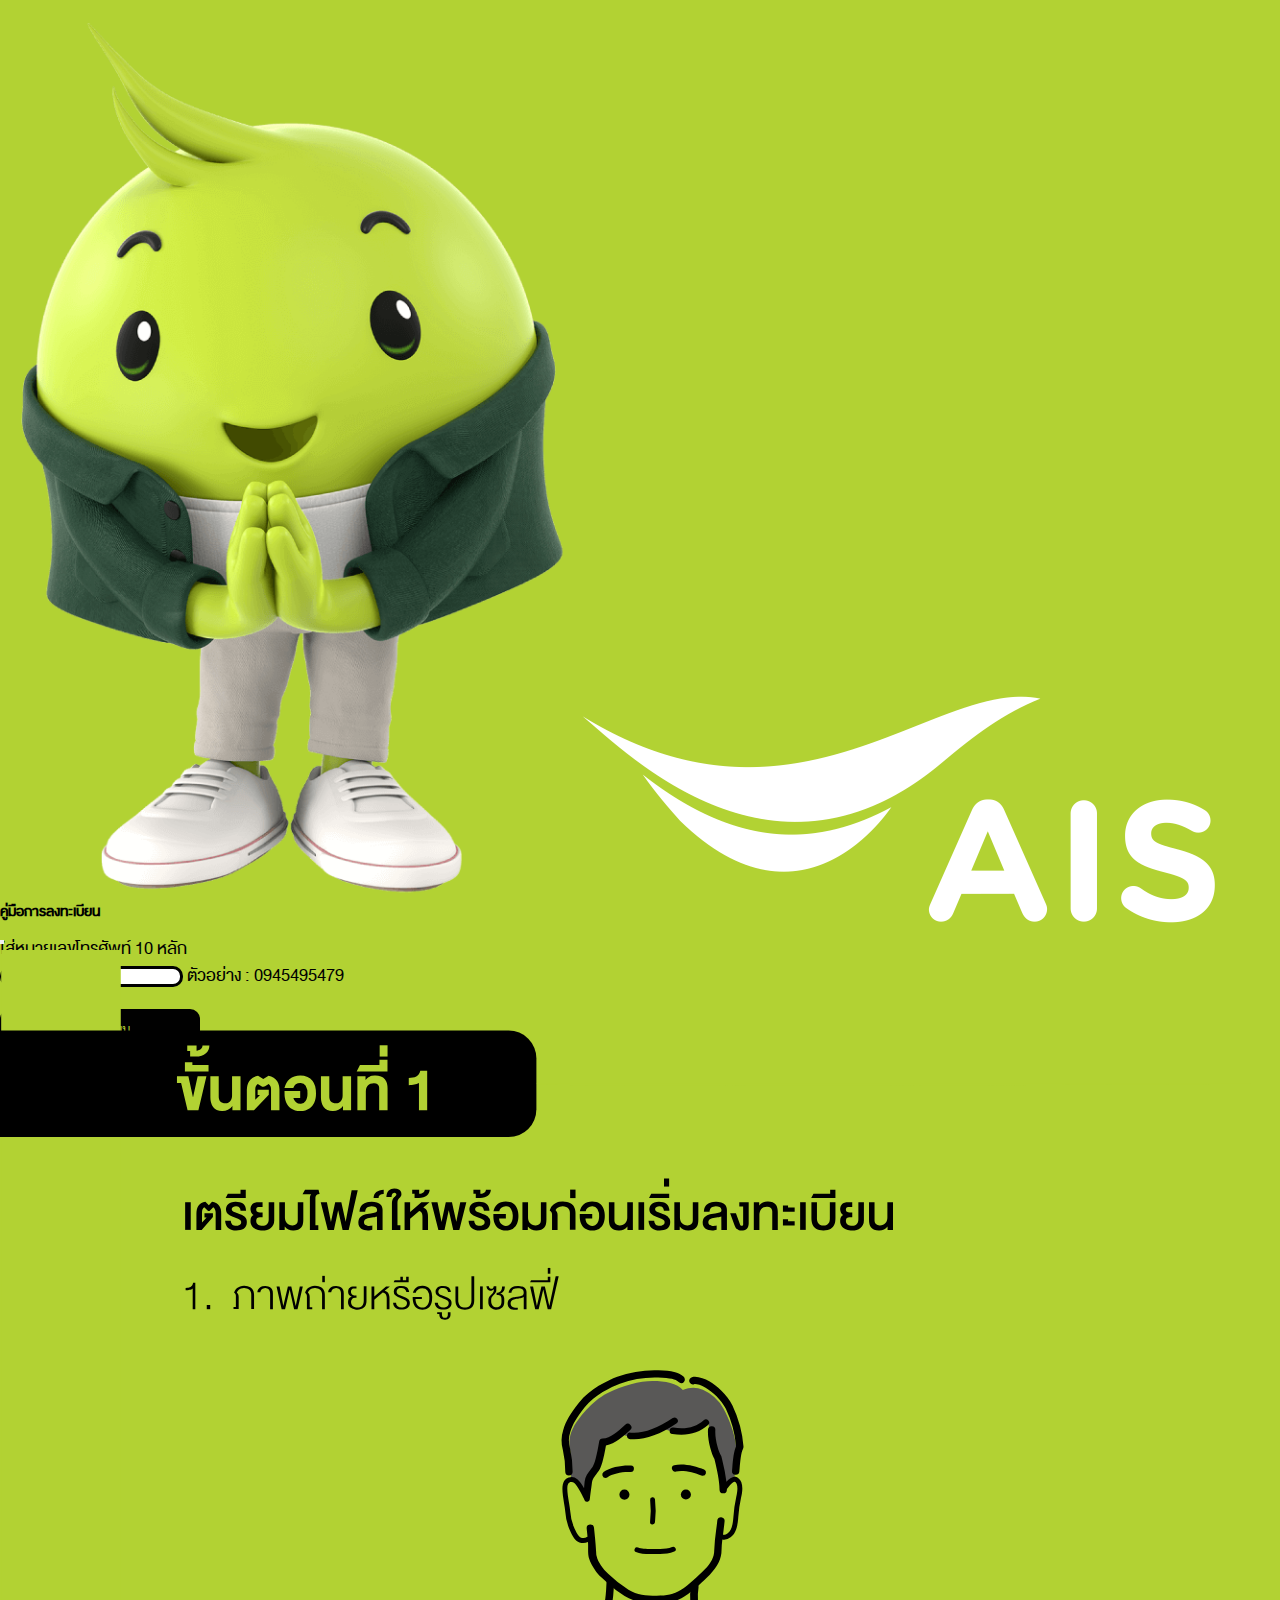
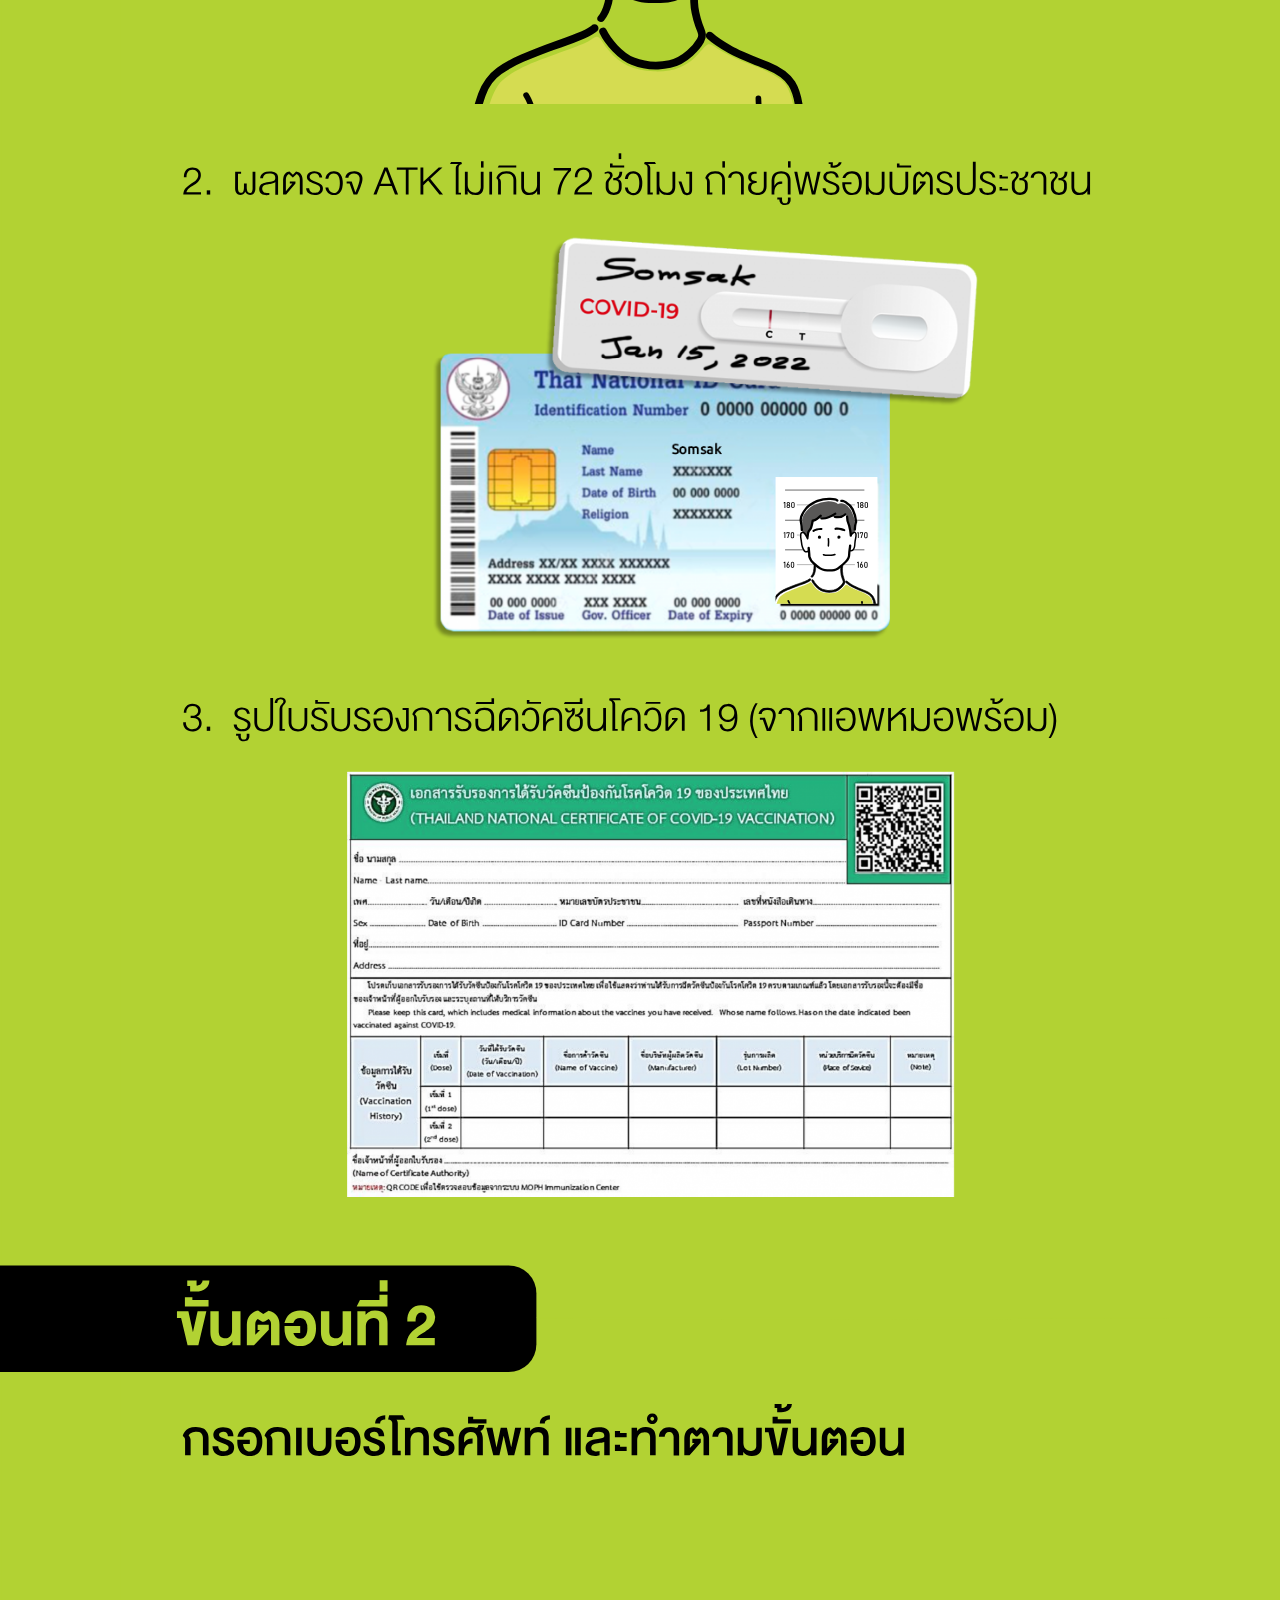
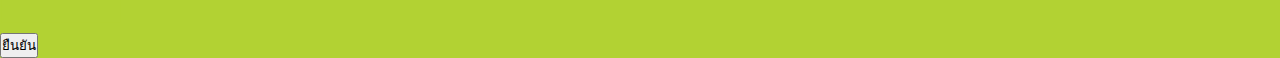
<file: index.html>
<!DOCTYPE html>
<html lang="en">
<head>
    <meta charset="UTF-8">
    <meta http-equiv="X-UA-Compatible" content="IE=edge">
    <meta name="viewport" content="width=device-width, initial-scale=1.0">
    <title>Officer | Covid19 Certificate upload system</title>
    <!-- css-bootstrap -->
    <link href="https://cdn.jsdelivr.net/npm/bootstrap@5.0.2/dist/css/bootstrap.min.css" rel="stylesheet" integrity="sha384-EVSTQN3/azprG1Anm3QDgpJLIm9Nao0Yz1ztcQTwFspd3yD65VohhpuuCOmLASjC" crossorigin="anonymous">
    <!-- css-style -->
    <link rel="stylesheet" href="css/style.css">

    <script src="https://ajax.googleapis.com/ajax/libs/jquery/3.5.1/jquery.min.js"></script>
    <link href="https://cdn.jsdelivr.net/npm/bootstrap@5.1.0/dist/css/bootstrap.min.css" rel="stylesheet" integrity="sha384-KyZXEAg3QhqLMpG8r+8fhAXLRk2vvoC2f3B09zVXn8CA5QIVfZOJ3BCsw2P0p/We" crossorigin="anonymous">
    <script src="https://cdn.jsdelivr.net/npm/bootstrap@5.1.0/dist/js/bootstrap.bundle.min.js" integrity="sha384-U1DAWAznBHeqEIlVSCgzq+c9gqGAJn5c/t99JyeKa9xxaYpSvHU5awsuZVVFIhvj" crossorigin="anonymous"></script>
     
    <link rel="stylesheet" href="css/DB-Heavent-woff/stylesheet.css">
</head>
<body style="font-family: 'db_heaventregular'; font-size: 1.5rem;">
    <!-- New Account -->
    <!-- <div class="new-account-link">
        <a href="signup.html">New Account</a>
    </div> -->
    <section class="wrapper-index">
        <div class="container">
            <div class="col-sm-8 offset-sm-2 col-lg-6 offset-lg-3 col-xl-4 offset-xl-4 text-center">
                <!-- icon-mascot-ais -->
                <div class="logo">
                    <img src="img/mascot.png" class="img-fluid" width="45%" alt="logo">
                    <img src="img/logo.png" class="img-fluid" width="50%" alt="logo">
                </div>
                <!-- form-container--->
                <form action="" class="form-phone bg-white shadow p-4 mt-3">
                    <h3 class="fs-3 text-dark mb-4 fw-bold">ใส่หมายเลขโทรศัพท์ 10 หลัก </h3>
                    <div class="form-floating mb-3">
                        <input type="tel" class="form-control number fs-4 fw-bold" id="phone" name="phone" placeholder="094-549-5479" pattern="[0-9]{10}" required>
                        <label for="phone">ตัวอย่าง : 0945495479</label>
                        <!-- <p class="mb-2"><span style="color: red;">*</span>ตัวอย่าง : 0945495479</p> -->
                        <h5 class="text fs-5 fw-bold"></h5>
                        <button  class="check fw-bold">เข้าสู่ระบบ</button>
                        
                    </div>
                </form>
                <div class="d-flex justify-content-end mt-3">
                   
                    <a class="fs-5 fw-bold" style="text-decoration: none; color: grey;" href="signup.html">New Account</a>
                </div>
                <a  type="button" id="myInput" class="fw-bolder mt-2 fs-3" style="text-decoration: none;" data-bs-toggle="modal" data-bs-target="#myModal">
                    คู่มือการลงทะเบียน
                </a>
               
            </div>
        </div>
    </section>


    <!-- Tutorial -->

    <div id="myModal" class="modal fade" tabindex="-1">
        <div class="modal-dialog">
            <div class="modal-content">
            <div class="modal-header">
                <h5 class="modal-title fs-3 fw-bold ">คู่มือการลงทะเบียน</h5>
                <button type="button" class="btn-close" data-bs-dismiss="modal" aria-label="Close"></button>
            </div>
            <div class="modal-body">
               <img src="img/popup-test.svg" alt="" class="img-fluid">
            </div>
            <div class="modal-footer">
                <button type="button" class="btn btn-dark fs-5 fw-light" data-bs-dismiss="modal">ยืนยัน</button>
            </div>
            </div>
        </div>
    </div>

    <script>
        $(document).ready(function(){
        $("#myModal").modal('show');
    });
    </script>

    
    <!-- JS-bootstrap -->
    <script src="js/script.js"></script>
    <script src="https://cdn.jsdelivr.net/npm/bootstrap@5.0.2/dist/js/bootstrap.bundle.min.js" integrity="sha384-MrcW6ZMFYlzcLA8Nl+NtUVF0sA7MsXsP1UyJoMp4YLEuNSfAP+JcXn/tWtIaxVXM" crossorigin="anonymous"></script>
</body>
</html>
</file>
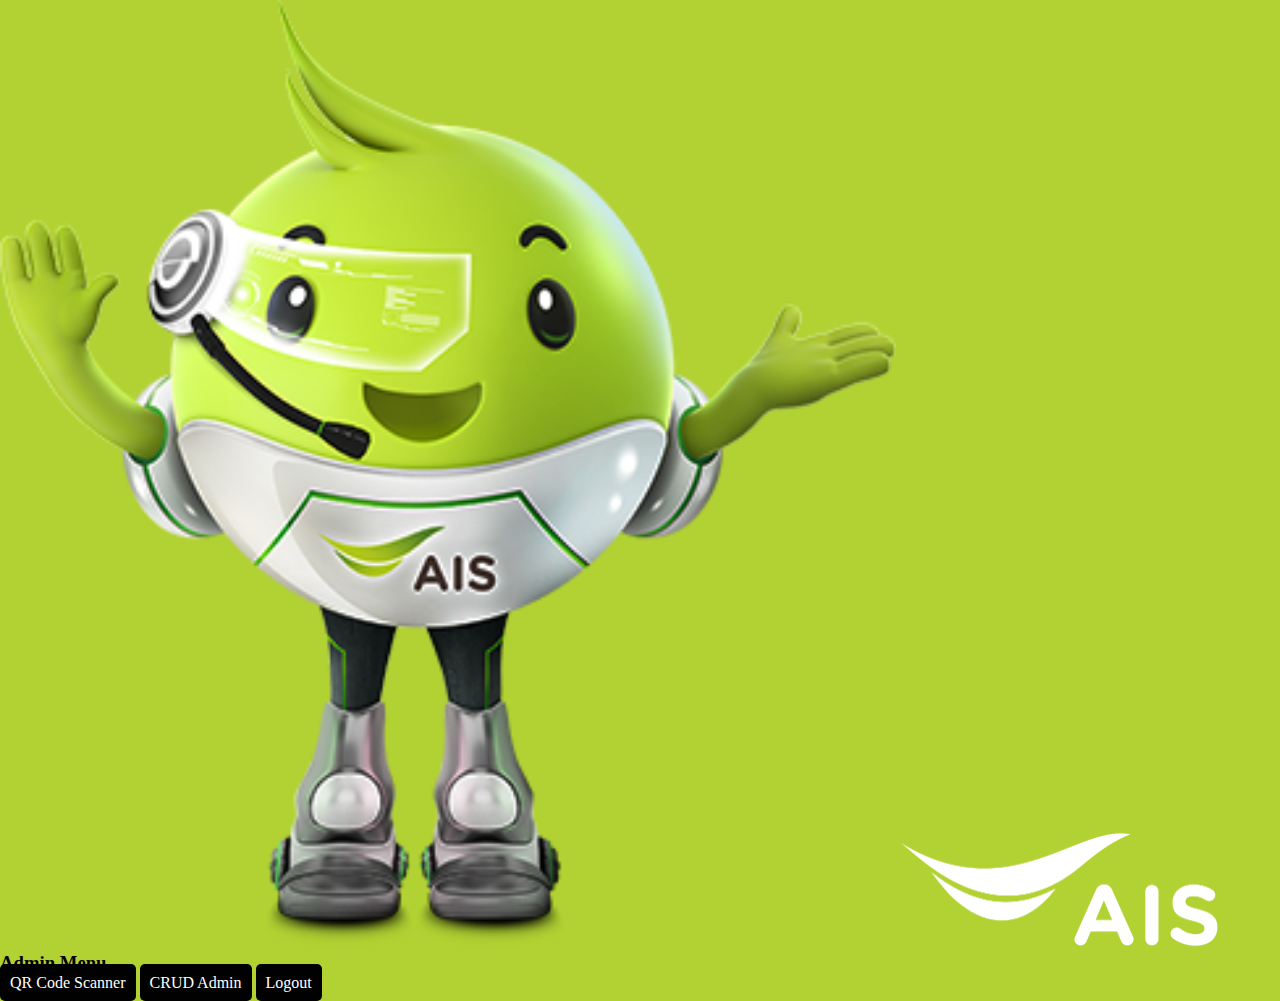
<file: admin.html>
<!DOCTYPE html>
<html lang="en">
<head>
    <meta charset="UTF-8">
    <meta http-equiv="X-UA-Compatible" content="IE=edge">
    <meta name="viewport" content="width=device-width, initial-scale=1.0">
    <title>Admin | Covid19 Certificate upload system</title>

    <!-- css-bootstrap -->
    <link href="https://cdn.jsdelivr.net/npm/bootstrap@5.0.2/dist/css/bootstrap.min.css" rel="stylesheet" integrity="sha384-EVSTQN3/azprG1Anm3QDgpJLIm9Nao0Yz1ztcQTwFspd3yD65VohhpuuCOmLASjC" crossorigin="anonymous">
    <!-- css-style -->
    <link rel="stylesheet" href="css/style.css">
    <!-- fontawesome -->
    <link rel="stylesheet" href="https://cdnjs.cloudflare.com/ajax/libs/font-awesome/6.1.1/css/all.min.css" integrity="sha512-KfkfwYDsLkIlwQp6LFnl8zNdLGxu9YAA1QvwINks4PhcElQSvqcyVLLD9aMhXd13uQjoXtEKNosOWaZqXgel0g==" crossorigin="anonymous" referrerpolicy="no-referrer" />
</head>
<body>
    <section class="wrapper-admin">
        <div class="container">
            <div class="col-sm-8 offset-sm-2 col-lg-6 offset-lg-3 col-xl-4 offset-xl-4 text-center">
                <!-- icon-mascot-ais -->
                <div class="logo">
                    <img src="img/ask_aunjai.png" class="img-fluid" width="70%" alt="logo">
                    <img src="img/logo.png" class="img-fluid" width="25%" alt="logo">
                </div>
                <!-- form-container--->
                <div action="" class="form-phone bg-white shadow p-4 mt-3">
                    <h3 class="fs-2 text-dark mb-2"> Admin Menu</h3>
                    <div class="mt-3 d-grid">
                        <a class="mb-3" href="qrcode-admin.html"><i class="fa-solid fa-qrcode"></i> QR Code Scanner</a>
                        <a class="mb-3"  href="crud-admin.html"><i class="fa-solid fa-user"></i> CRUD Admin</a>
                        <a href="index.html">Logout</a>
                    </div>
                </div>
            </div>
        </div>
    </section>

     <!-- JS-bootstrap -->
     <script src="js/script.js"></script>
     <script src="https://cdn.jsdelivr.net/npm/bootstrap@5.0.2/dist/js/bootstrap.bundle.min.js" integrity="sha384-MrcW6ZMFYlzcLA8Nl+NtUVF0sA7MsXsP1UyJoMp4YLEuNSfAP+JcXn/tWtIaxVXM" crossorigin="anonymous"></script>
</body>
</html>
</file>
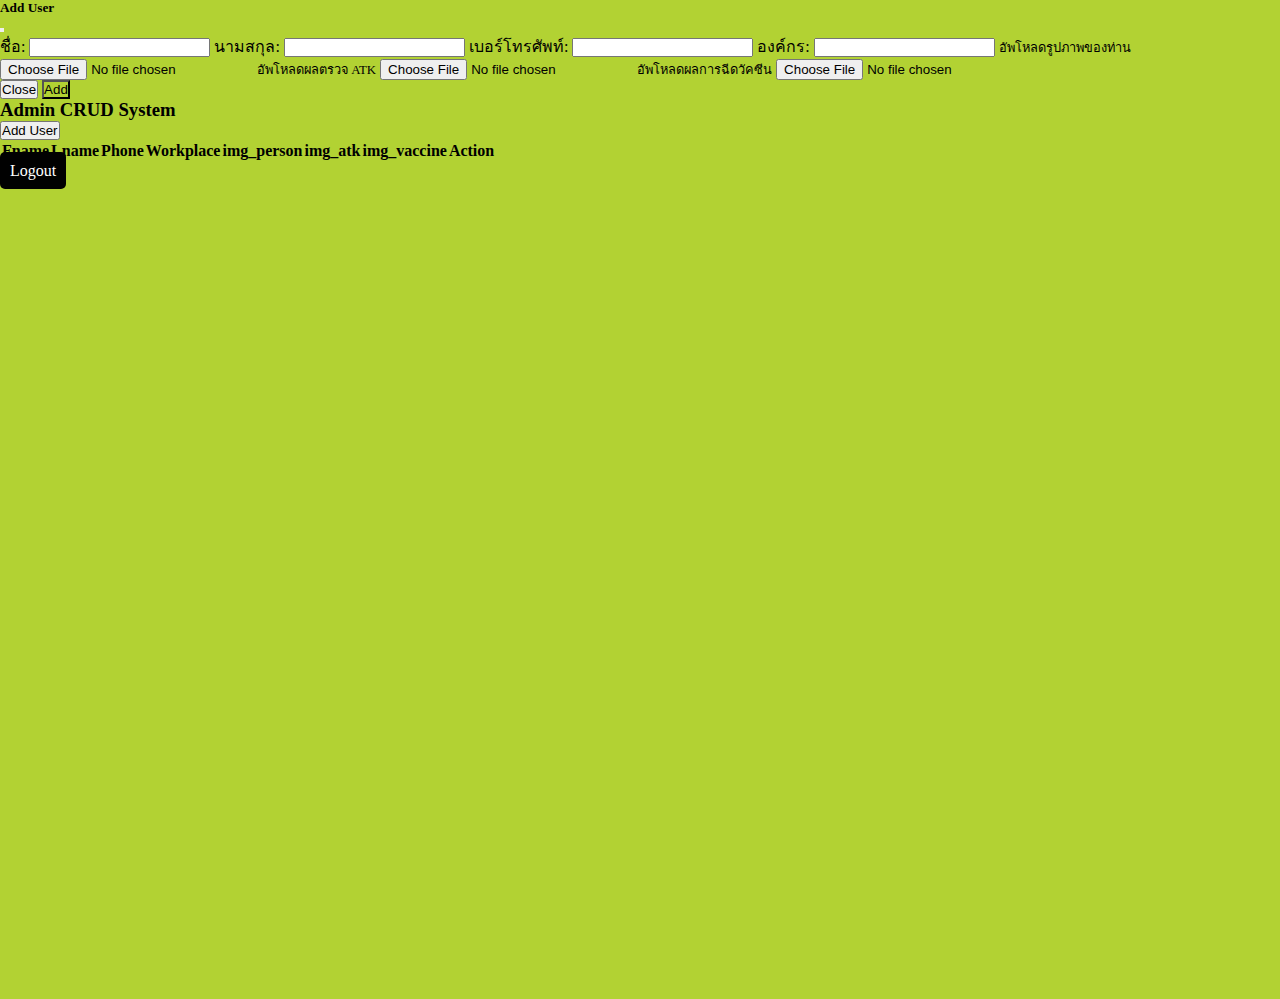
<file: crud-admin.html>
<!DOCTYPE html>
<html lang="en">
<head>
    <meta charset="UTF-8">
    <meta http-equiv="X-UA-Compatible" content="IE=edge">
    <meta name="viewport" content="width=device-width, initial-scale=1.0">
    <title>Officer | Covid19 Certificate upload system</title>
    <!-- css-bootstrap -->
    <link href="https://cdn.jsdelivr.net/npm/bootstrap@5.0.2/dist/css/bootstrap.min.css" rel="stylesheet" integrity="sha384-EVSTQN3/azprG1Anm3QDgpJLIm9Nao0Yz1ztcQTwFspd3yD65VohhpuuCOmLASjC" crossorigin="anonymous">
    <!-- css-style -->
    <link rel="stylesheet" href="css/style.css">
    <!-- fontawesome -->
    <link rel="stylesheet" href="https://cdnjs.cloudflare.com/ajax/libs/font-awesome/6.1.1/css/all.min.css" integrity="sha512-KfkfwYDsLkIlwQp6LFnl8zNdLGxu9YAA1QvwINks4PhcElQSvqcyVLLD9aMhXd13uQjoXtEKNosOWaZqXgel0g==" crossorigin="anonymous" referrerpolicy="no-referrer" />
    
</head>
<body>
    <!-- modal add user -->
    <div class="modal fade" id="userModal" tabindex="-1" aria-labelledby="exampleModalLabel" aria-hidden="true">
        <div class="modal-dialog">
          <div class="modal-content">
            <div class="modal-header">
              <h5 class="modal-title" id="exampleModalLabel">Add User</h5>
              <button type="button" class="btn-close" data-bs-dismiss="modal" aria-label="Close"></button>
            </div>
            <div class="modal-body">
              <form action="">           
                <div class="mb-3">
                    <label for="" class="col-form-label">ชื่อ:</label>
                    <input type="text" class="form-control" required id="">
                
                    <label for="" class="col-form-label">นามสกุล:</label>
                    <input type="text" class="form-control" required id=""></input>
                
               
                    <label for="" class="col-form-label">เบอร์โทรศัพท์:</label>
                    <input type="tel" class="form-control" pattern="[0-9]{10}" required id="" ></input>
               
             
                    <label for="" class="col-form-label">องค์กร:</label>
                    <input type="text" class="form-control" required id="" ></input>
               
               
                    <label for="formFile" class="form-label" style="font-size: 0.8rem;">อัพโหลดรูปภาพของท่าน </label>
                    <input class="form-control col-6" type="file" id="formFile" aria-label="file example" required>
                    <label for="formFile" class="form-label mt-3" style="font-size: 0.8rem;">อัพโหลดผลตรวจ ATK</label>
                    <input class="form-control" type="file" id="formFile" aria-label="file example" required>
                    <label for="formFile" class="form-label mt-3" style="font-size: 0.8rem;">อัพโหลดผลการฉีดวัคซีน</label>
                    <input class="form-control" type="file" id="formFile" aria-label="file example" required>
                </div>
              </form>
            </div>
            <div class="modal-footer">
              <button type="button" class="btn btn-secondary" data-bs-dismiss="modal">Close</button>
              <button type="submit" class="btn" style="background-color: #b2d233;">Add</button>
            </div>
          </div>
        </div>
      </div>

      <!-- admin section -->
    <section class="wrapper-admin">
        <div class="container mt-5">
            <div class="row">
                <div class="col-md-6">
                    <h3>Admin CRUD System </h3>
                </div>
                <div class="col-md-6 d-flex justify-content-end mb-3">
                    <button type="button" class="btn btn-dark" data-bs-toggle="modal" data-bs-target="#userModal"><i class="fa-solid fa-user-plus"></i> Add User</button>
                </div>
            

            <table class="table table-dark">
                <thead>
                  <tr class="table-dark">
                    <th scope="col">Fname</th>
                    <th scope="col">Lname</th>
                    <th scope="col">Phone</th>
                    <th scope="col">Workplace</th>
                    <th scope="col">img_person</th>
                    <th scope="col">img_atk</th>
                    <th scope="col">img_vaccine</th>
                    <th scope="col">Action</th>
                  </tr>
                </thead>
                <tbody>
                  
                </tbody>
              </table>
            </div>
        </div>

        <div class="container mt-3">
            <a href="">Logout</a>
        </div>
    </section>

    <!-- JS-bootstrap -->
    <script src="js/script.js"></script>
    <script src="https://cdn.jsdelivr.net/npm/bootstrap@5.0.2/dist/js/bootstrap.bundle.min.js" integrity="sha384-MrcW6ZMFYlzcLA8Nl+NtUVF0sA7MsXsP1UyJoMp4YLEuNSfAP+JcXn/tWtIaxVXM" crossorigin="anonymous"></script>
</body>
</html>
</file>
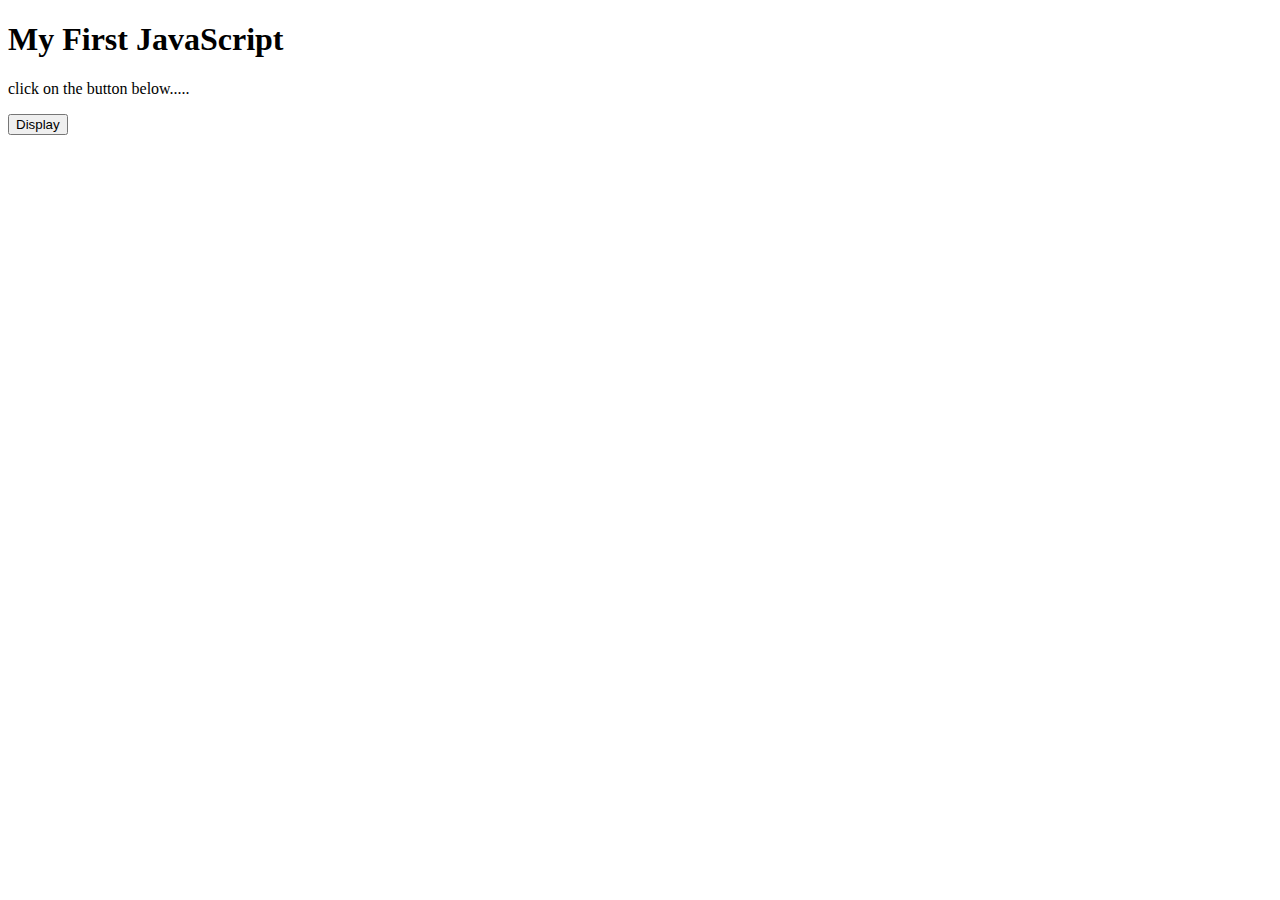
<file: fff.html>
<!DOCTYPE html>
<html>
<head>
<script>
function display()
{
var col=document.getElementById("demo");
col.style.color="#FF0000";
}
</script>
</head>
<body>

<h1>My First JavaScript</h1>
<p id="demo">click on the button below.....</p>

<button onclick="display()">Display</button>

</body>
</html>
</file>
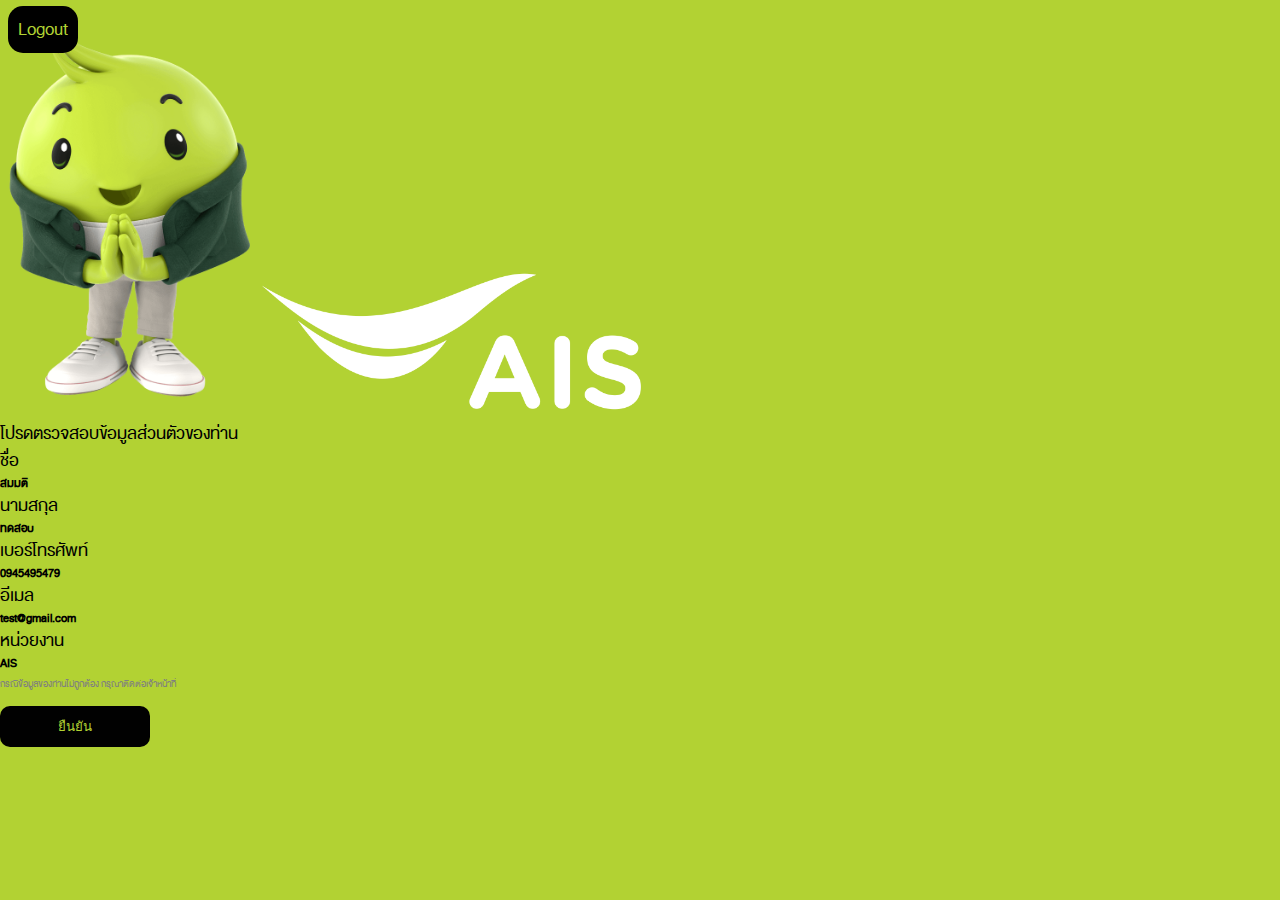
<file: info.html>
<!DOCTYPE html>
<html lang="en">
<head>
    <meta charset="UTF-8">
    <meta http-equiv="X-UA-Compatible" content="IE=edge">
    <meta name="viewport" content="width=device-width, initial-scale=1.0">
    <title>info | Covid19 Certificate upload system</title>
    <!-- css-bootstrap -->
    <link href="https://cdn.jsdelivr.net/npm/bootstrap@5.0.2/dist/css/bootstrap.min.css" rel="stylesheet" integrity="sha384-EVSTQN3/azprG1Anm3QDgpJLIm9Nao0Yz1ztcQTwFspd3yD65VohhpuuCOmLASjC" crossorigin="anonymous">
    <!-- css-style -->
    <link rel="stylesheet" href="css/style.css">

    <link rel="stylesheet" href="css/DB-Heavent-woff/stylesheet.css">
</head>
<body style="font-family: 'db_heaventregular'; font-size: 1.5rem;">
    <div class="logout">
        <a href="index.html">Logout</a>
    </div>
    <section class="wrapper-info mb-5">
        <div class="container">
            <div class="col-sm-8 offset-sm-2 col-lg-6 offset-lg-3 col-xl-4 offset-xl-4 text-center " >
                 <!-- icon-mascot-ais -->
                 <div class="logo">
                    <img src="img/mascot.png" class="img-fluid" width="20%" alt="logo">
                    <img src="img/logo.png" class="img-fluid" width="30%" alt="logo">
                </div>
                
                <form action="" class="form-phone bg-white shadow p-4 mt-3">
                    <h3 class="fs-4 fw-bold text-dark mb-2" >โปรดตรวจสอบข้อมูลส่วนตัวของท่าน</h3>
                    <div class="mb-3 row">
                        
                        <div class="col-sm-12 text-start">
                          <label for="FName" class="col-form-label fs-5 fw-bold">ชื่อ</label>
                          <h4 style="font-size: 1rem;">สมมติ</h4>
                          <label for="FName" class="col-form-label fs-5 fw-bold">นามสกุล</label>
                          <h4 style="font-size: 1rem;">ทดสอบ</h4>                          
                          <label for="FName" class="col-form-label fs-5 fw-bold">เบอร์โทรศัพท์</label>
                          <h4 style="font-size: 1rem;">0945495479</h4>   
                          <label for="FName" class="col-form-label fs-5 fw-bold">อีเมล</label>
                          <h4 style="font-size: 1rem;">test@gmail.com</h4>                           
                          <label for="FName" class="col-form-label fs-5 fw-bold">หน่วยงาน</label>
                          <h4 style="font-size: 1rem;">AIS</h4>  
                          <div class="mb-3  text-center">
                              <p class="fs-6 fw-light">กรณีข้อมูลของท่านไม่ถูกต้อง กรุณาติดต่อเจ้าหน้าที่</p>
                            <button type="submit" class="fs-5 fw-bold">ยืนยัน</button>
                          </div>
                        </div>
                        
                      </div>
                </form>
            </div>
        </div>

    
     <!-- JS-bootstrap -->
    <script src="js/script.js"></script>
    <script src="https://cdn.jsdelivr.net/npm/bootstrap@5.0.2/dist/js/bootstrap.bundle.min.js" integrity="sha384-MrcW6ZMFYlzcLA8Nl+NtUVF0sA7MsXsP1UyJoMp4YLEuNSfAP+JcXn/tWtIaxVXM" crossorigin="anonymous"></script>
</body>
</html>
</file>
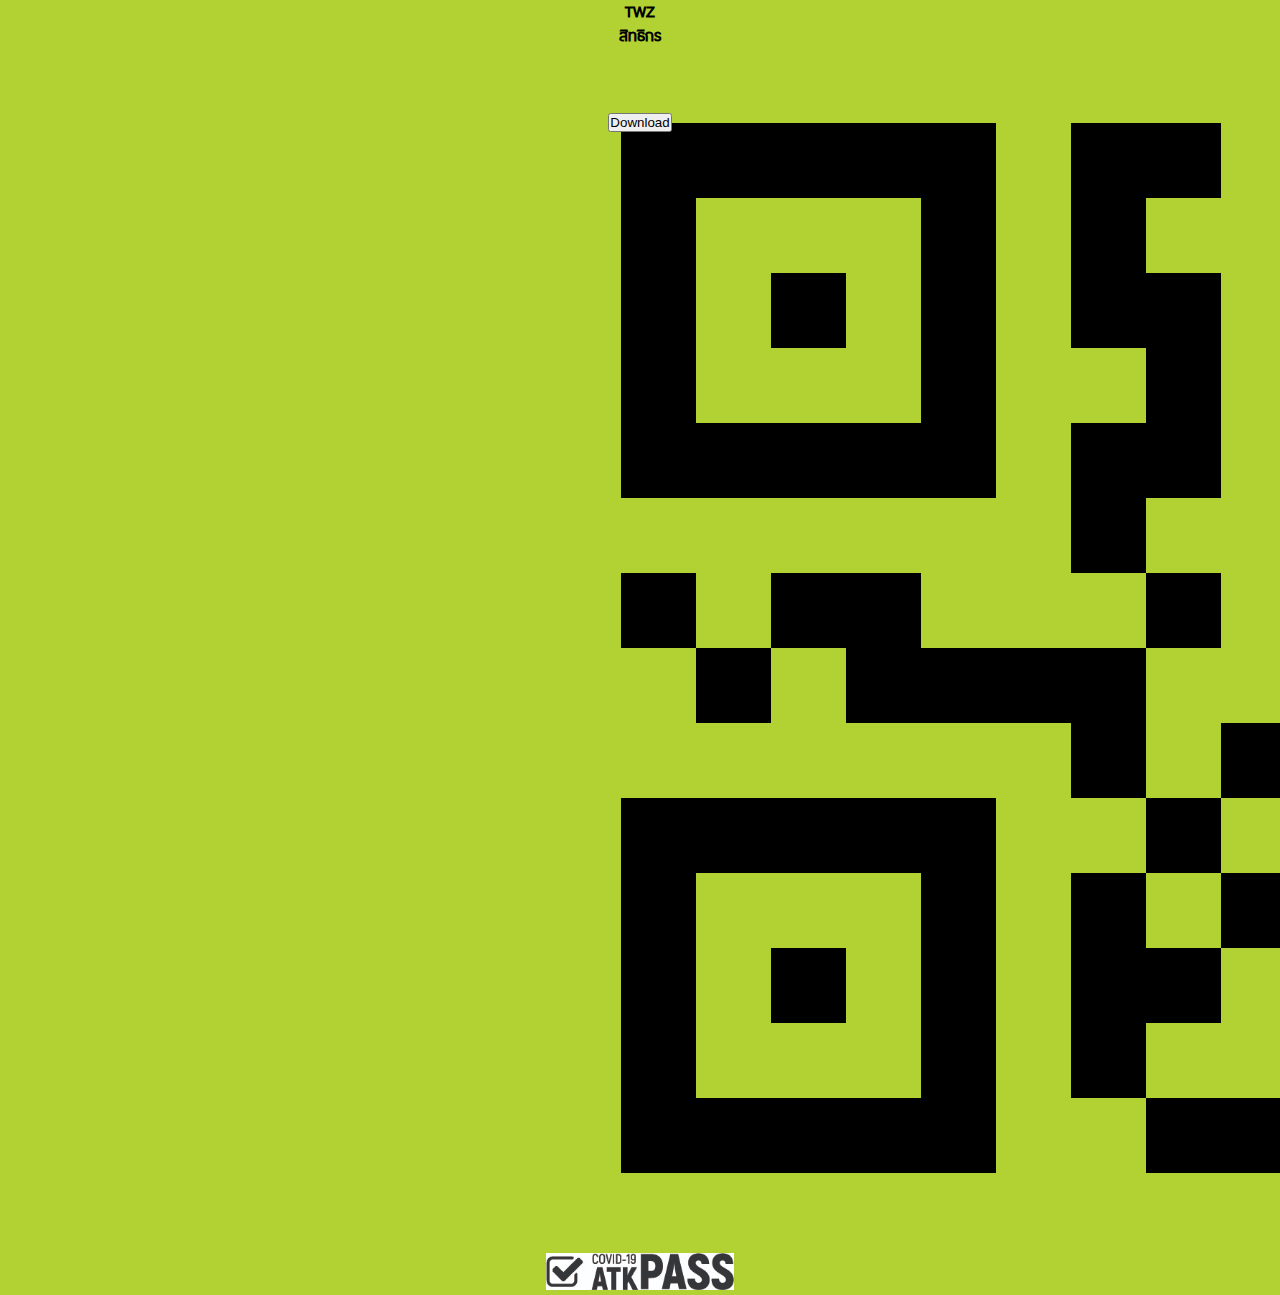
<file: print.html>
<!DOCTYPE html>
<html lang="en">
<head>
    <meta charset="UTF-8">
    <meta http-equiv="X-UA-Compatible" content="IE=edge">
    <meta name="viewport" content="width=device-width, initial-scale=1.0">
    <title>Document</title>
      <!-- css-bootstrap -->
      <link href="https://cdn.jsdelivr.net/npm/bootstrap@5.0.2/dist/css/bootstrap.min.css" rel="stylesheet" integrity="sha384-EVSTQN3/azprG1Anm3QDgpJLIm9Nao0Yz1ztcQTwFspd3yD65VohhpuuCOmLASjC" crossorigin="anonymous">
      <!-- css-style -->
      <link rel="stylesheet" href="css/style.css">
      <!-- fontawesome -->
      <link rel="stylesheet" href="https://cdnjs.cloudflare.com/ajax/libs/font-awesome/6.1.1/css/all.min.css" integrity="sha512-KfkfwYDsLkIlwQp6LFnl8zNdLGxu9YAA1QvwINks4PhcElQSvqcyVLLD9aMhXd13uQjoXtEKNosOWaZqXgel0g==" crossorigin="anonymous" referrerpolicy="no-referrer" />
    <!-- font DB-Heavent-woff -->
      <link rel="stylesheet" href="/css/DB-Heavent-woff/stylesheet.css">

      <script src=
        "https://ajax.googleapis.com/ajax/libs/jquery/1.12.4/jquery.min.js">
        </script>

    <style media="screen">
        *{
            margin: 0;
            padding: 0;
            box-sizing: border-box;
        }

        #htmltoimage {
                width: 5cm;
                height: 3cm;
                margin: auto;
        }
    </style>
    
    <script type="text/javascript">

      function downloadimage() {
          var container = document.getElementById("htmltoimage");
          html2canvas(container, { allowTaint: true }).then(function (canvas) {

              var link = document.createElement("a");
              document.body.appendChild(link);
              link.download = "html_image.jpg";
              link.href = canvas.toDataURL();
              link.target = '_blank';
              link.click();
              
              var dataURL = canvas.toDataURL();
                        $.ajax({
                            type: "POST",
                            url: "script.php",
                            data: {
                                imgBase64: dataURL
                            }
                        })
          });
      }

  </script>

    
</head>
<body onload = "autoClick();" style="font-family: 'db_heaventregular'; text-align:center;">
    <div id = "htmltoimage" class="container"  >
        <div class="row mb-2">
            <div class="col-6 text-center ">
                <span class="text-center" style="font-weight: 600; font-size: 21px;">TWZ <br> สิทธิกร </span>             
            </div>
            <div class="col-6 d-flex justify-content-center align-items-center">
                <img src="img/QR.png" class="img-fluid w-75"  alt="">
            </div>
        </div>
        <div class="d-flex justify-content-center text-center">
            <img src="img/Asset-2.jpg" width="100%" alt="">
        </div>
        
    </div>
    <div>
        <button onclick="downloadimage()" class="clickbtn">Download</button>
    </div>

    <script src="js/html2canvas.js"></script>
    <script type="text/javascript"></script>
</body>
</html>
</file>
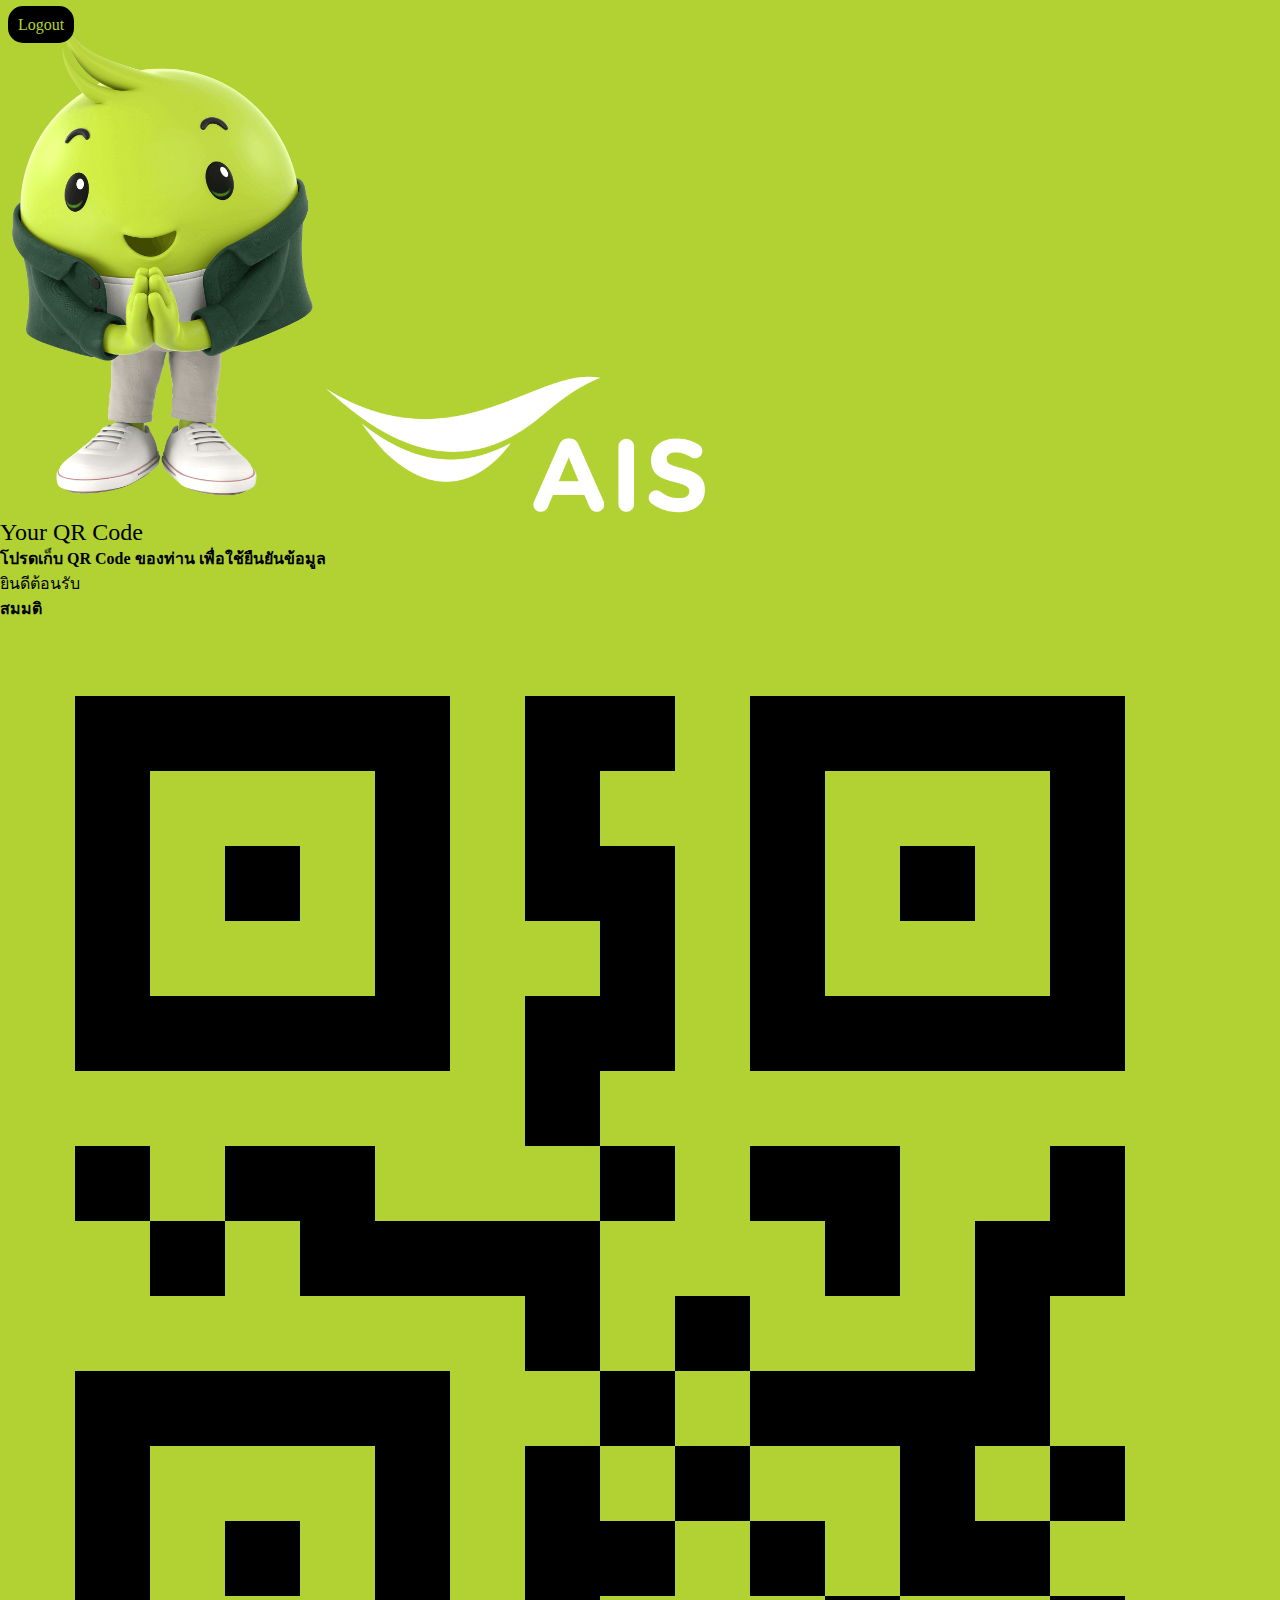
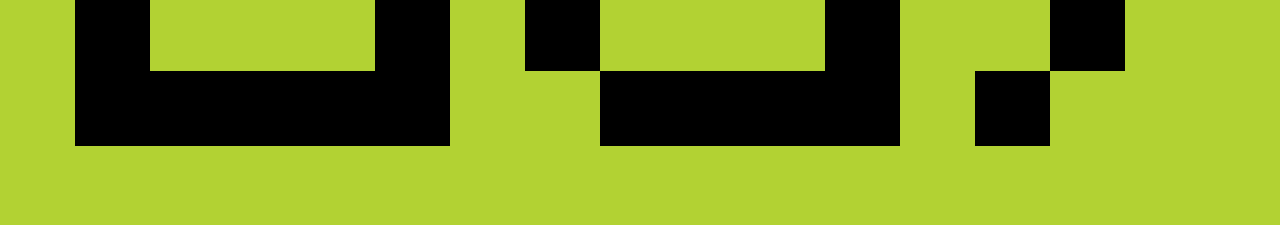
<file: qr-gen.html>
<!DOCTYPE html>
<html lang="en">
<head>
    <meta charset="UTF-8">
    <meta http-equiv="X-UA-Compatible" content="IE=edge">
    <meta name="viewport" content="width=device-width, initial-scale=1.0">
    <title>info | Covid19 Certificate upload system</title>
    <!-- css-bootstrap -->
    <link href="https://cdn.jsdelivr.net/npm/bootstrap@5.0.2/dist/css/bootstrap.min.css" rel="stylesheet" integrity="sha384-EVSTQN3/azprG1Anm3QDgpJLIm9Nao0Yz1ztcQTwFspd3yD65VohhpuuCOmLASjC" crossorigin="anonymous">
    <!-- css-style -->
    <link rel="stylesheet" href="css/style.css">
    <!-- Font-awesome -->
    <link rel="stylesheet" href="https://cdnjs.cloudflare.com/ajax/libs/font-awesome/5.15.3/css/all.min.css"/>
</head>
<body> 
    <div class="logout">
        <a href="index.html">Logout</a>
    </div>
    <section class="wrapper-qr">
        <div class="container">
            <div class="col-sm-8 offset-sm-2 col-lg-6 offset-lg-3 col-xl-4 offset-xl-4 text-center">
                 <!-- icon-mascot-ais -->
                 <div class="logo">
                    <img src="img/mascot.png" class="img-fluid" width="25%" alt="logo">
                    <img src="img/logo.png" class="img-fluid" width="30%" alt="logo">
                </div>
                <form action="" class="form-phone bg-white shadow p-4">
                    <h3 class="fs-4 text-dark mb-1">Your QR Code</h3>
                    <h4 class="fs-6 text-dark">โปรดเก็บ QR Code ของท่าน เพื่อใช้ยืนยันข้อมูล</h4>
                    <div class="mb-3 row">                     
                        <div class="col-sm-12 text-start justify-content-center">
                            <label for="FName" class="col-form-label">ยินดีต้อนรับ</label>
                            <h4 style="font-size: 1rem;">สมมติ</h4>
                            <img src="/img/QR.png" class="img-fluid w-50" alt="">
                        </div>                      
                    </div>
                </form>
            </div>
        </div>
     <!-- JS-bootstrap -->
    <script src="js/script.js"></script>
    <script src="https://cdn.jsdelivr.net/npm/bootstrap@5.0.2/dist/js/bootstrap.bundle.min.js" integrity="sha384-MrcW6ZMFYlzcLA8Nl+NtUVF0sA7MsXsP1UyJoMp4YLEuNSfAP+JcXn/tWtIaxVXM" crossorigin="anonymous"></script>
</body>
</html>
</file>
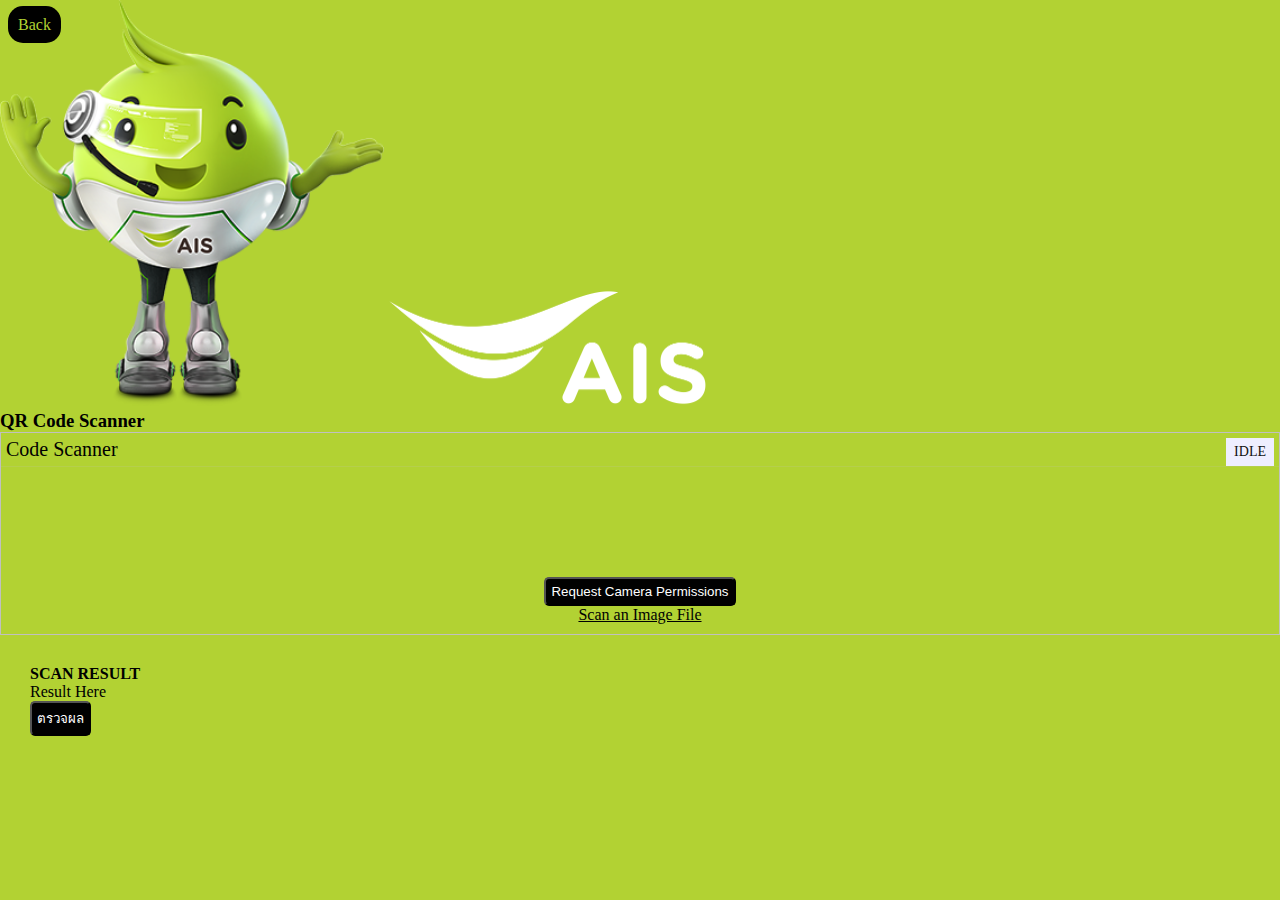
<file: qrcode-admin.html>
<!DOCTYPE html>
<html lang="en">
<head>
    <meta charset="UTF-8">
    <meta http-equiv="X-UA-Compatible" content="IE=edge">
    <meta name="viewport" content="width=device-width, initial-scale=1.0">
    <title>QR code scanner | Covid19 Certificate upload system</title>

    <!-- css-bootstrap -->
    <link href="https://cdn.jsdelivr.net/npm/bootstrap@5.0.2/dist/css/bootstrap.min.css" rel="stylesheet" integrity="sha384-EVSTQN3/azprG1Anm3QDgpJLIm9Nao0Yz1ztcQTwFspd3yD65VohhpuuCOmLASjC" crossorigin="anonymous">
    <!-- css-style -->
    <link rel="stylesheet" href="css/style.css">
    <!-- fontawesome -->
    <link rel="stylesheet" href="https://cdnjs.cloudflare.com/ajax/libs/font-awesome/6.1.1/css/all.min.css" integrity="sha512-KfkfwYDsLkIlwQp6LFnl8zNdLGxu9YAA1QvwINks4PhcElQSvqcyVLLD9aMhXd13uQjoXtEKNosOWaZqXgel0g==" crossorigin="anonymous" referrerpolicy="no-referrer" />

    <script src="js/html5-qrcode.min.js"></script>

</head>
<body>
    <div class="logout">
        <a href="admin.html">Back</a>
    </div>
    <section class="wrapper-qr-scanner">
        <div class="container">
            <div class="col-sm-8 offset-sm-2 col-lg-6 offset-lg-3 col-xl-4 offset-xl-4 text-center">
                <!-- icon-mascot-ais -->
                <div class="logo">
                    <img src="img/ask_aunjai.png" class="img-fluid" width="30%" alt="logo">
                    <img src="img/logo.png" class="img-fluid" width="25%" alt="logo">
                </div>
                <!-- form-container--->
                <div  class="form-phone bg-white shadow p-4 mt-3">
                    <h3 class="fs-2 text-dark mb-2"> QR Code Scanner</h3>
                    <div class="row">
                        <div class="col-12">
                            <div style="width:100%;" id="reader"></div>
                        </div>
                        <div class="col-12" style="padding:30px;">
                            <h4>SCAN RESULT</h4>
                            <form action="">
                                <div id="result">Result Here</div>
                                <button type="submit">ตรวจผล</button>
                            </form>
                        </div>
                    </div>
                </div>
            </div>
        </div>
    </section>

    <!-- qr-scanner -->
    <script type="text/javascript">
        function onScanSuccess(qrCodeMessage) {
            document.getElementById('result').innerHTML = '<input readonly class="result" value='+qrCodeMessage+'>';
        }
        function onScanError(errorMessage) {
          //handle scan error
        }
        var html5QrcodeScanner = new Html5QrcodeScanner(
            "reader", { fps: 10, qrbox: 250 });
        html5QrcodeScanner.render(onScanSuccess, onScanError);
    </script>

     <!-- JS-bootstrap -->
     <script src="js/script.js"></script>
     <script src="https://cdn.jsdelivr.net/npm/bootstrap@5.0.2/dist/js/bootstrap.bundle.min.js" integrity="sha384-MrcW6ZMFYlzcLA8Nl+NtUVF0sA7MsXsP1UyJoMp4YLEuNSfAP+JcXn/tWtIaxVXM" crossorigin="anonymous"></script>
     <!-- Js-qr-scanner -->
     <script src="js/html5-qrcode.min.js"></script>
</body>
</html>
</file>
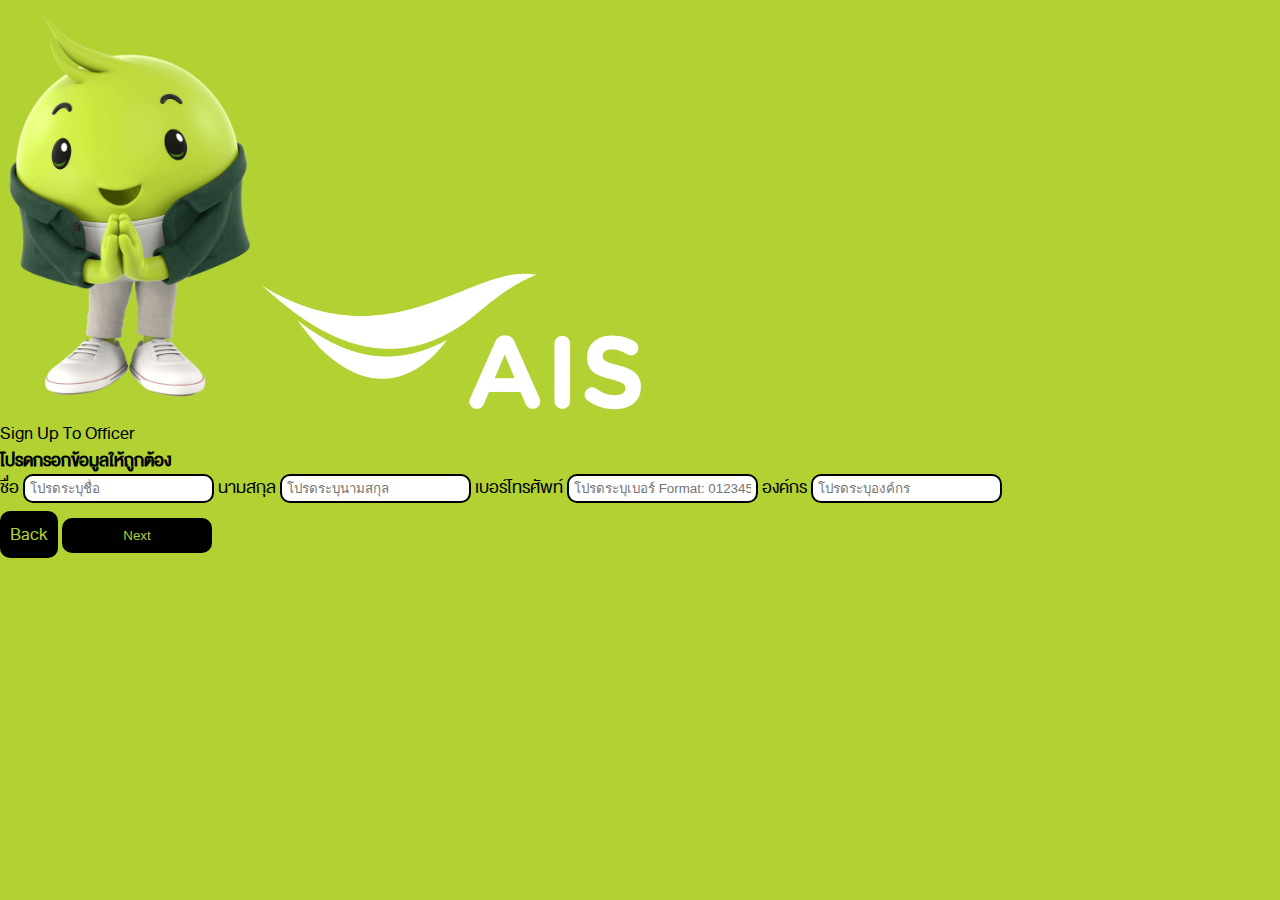
<file: signup.html>
<!DOCTYPE html>
<html lang="en">
<head>
    <meta charset="UTF-8">
    <meta http-equiv="X-UA-Compatible" content="IE=edge">
    <meta name="viewport" content="width=device-width, initial-scale=1.0">
    <title>info | Covid19 Certificate upload system</title>
    <!-- css-bootstrap -->
    <link href="https://cdn.jsdelivr.net/npm/bootstrap@5.0.2/dist/css/bootstrap.min.css" rel="stylesheet" integrity="sha384-EVSTQN3/azprG1Anm3QDgpJLIm9Nao0Yz1ztcQTwFspd3yD65VohhpuuCOmLASjC" crossorigin="anonymous">
    <!-- css-style -->
    <link rel="stylesheet" href="css/style.css">

    <link rel="stylesheet" href="css/DB-Heavent-woff/stylesheet.css">

    <style>
        .a-link{
            font-weight: 400;
            text-decoration: none;
            margin-top: 14px;
            background-color: black;
            color: #b2d233;
            text-decoration: none;
            border-radius: 10px;
            padding: 10px;
            width: 100px;
            text-align: center;
        }
        .a-link:hover{
            font-weight: 400;
            text-decoration: none;
            margin-top: 14px;
            background-color: #b2d233;
            color: black;
            text-decoration: none;
            border-radius: 10px;
            padding: 10px;
            width: 100px;
            text-align: center;
        }
    </style>
</head>
<body style="font-family: 'db_heaventregular'; font-size: 1.5rem;">
    <section class="wrapper-signup">
        <div class="container">
            <div class="col-sm-8 offset-sm-2 col-lg-6 offset-lg-3 col-xl-4 offset-xl-4 text-center">
                 <!-- icon-mascot-ais -->
                 <div class="logo">
                    <img src="img/mascot.png" class="img-fluid" width="20%" alt="logo">
                    <img src="img/logo.png" class="img-fluid" width="30%" alt="logo">
                </div>
                <form action="" class="form-phone bg-white shadow p-4 mt-3">
                    <h3 class="fs-4  text-dark mb-2">Sign Up To Officer</h3>
                    <h4 class="fs-6 text-dark mb-2">โปรดกรอกข้อมูลให้ถูกต้อง</h4>
                    <div class="mb-3 row">
                        
                        <div class="col-sm-12 text-start">
                          <label for="FName" class="col-form-label">ชื่อ</label>
                          <input type="text" class="form-control-plaintext" id="FName" placeholder="โปรดระบุชื่อ" required>
                          <label for="LName" class="col-form-label">นามสกุล</label>
                          <input type="text" class="form-control-plaintext" id="FName" placeholder="โปรดระบุนามสกุล" required>
                          <label for="Phone" class="col-form-label">เบอร์โทรศัพท์</label>
                          <input type="tel" class="form-control-plaintext" id="FName" pattern="[0-9]{10}" placeholder="โปรดระบุเบอร์ Format: 0123456789" required >
                          <label for="organization" class="col-form-label">องค์กร</label>
                          <input type="text" class="form-control-plaintext" id="FName" placeholder="โปรดระบุองค์กร" required>
                          <div class="mb-3  d-flex justify-content-between">
                            <a class="a-link" href="index.html">Back</a>                       
                            <button type="submit">Next</button>
                          </div>
                        </div>
                        
                      </div>
                </form>
            </div>
        </div>

    
     <!-- JS-bootstrap -->
    <script src="js/script.js"></script>
    <script src="https://cdn.jsdelivr.net/npm/bootstrap@5.0.2/dist/js/bootstrap.bundle.min.js" integrity="sha384-MrcW6ZMFYlzcLA8Nl+NtUVF0sA7MsXsP1UyJoMp4YLEuNSfAP+JcXn/tWtIaxVXM" crossorigin="anonymous"></script>
</body>
</html>
</file>
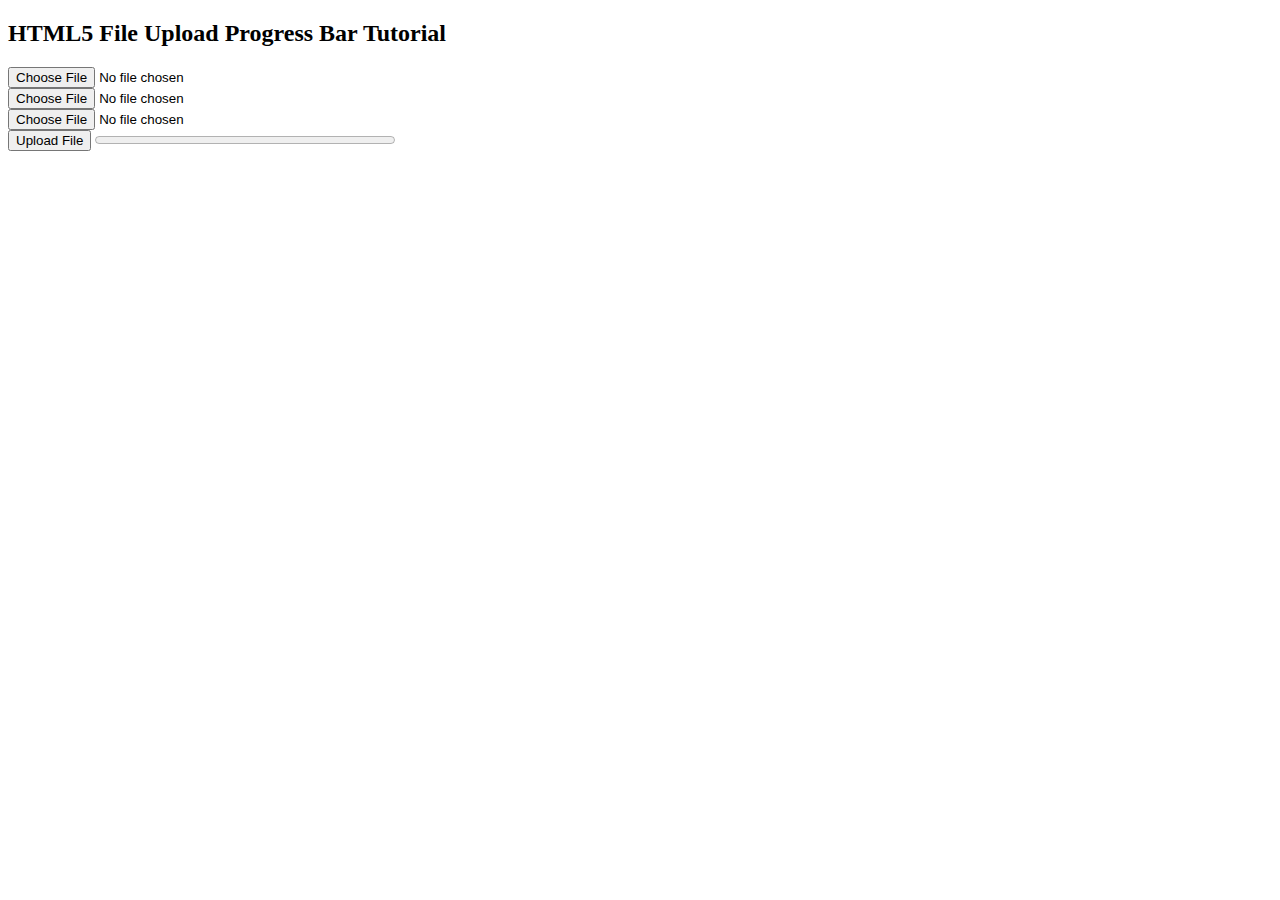
<file: test.html>
<!DOCTYPE html>
<html>
<head>
<script>
/* Script written by Adam Khoury @ DevelopPHP.com */
/* Video Tutorial: http://www.youtube.com/watch?v=EraNFJiY0Eg */
function _(el){
	return document.getElementById(el);
}
function uploadFile(){
	var file = _("file1").files[0];
	var formdata = new FormData();
	formdata.append("file1", file);
	var ajax = new XMLHttpRequest();
	ajax.upload.addEventListener("progress", progressHandler, false);
	ajax.addEventListener("load", completeHandler, false);
	ajax.addEventListener("error", errorHandler, false);
	ajax.addEventListener("abort", abortHandler, false);
	ajax.open("POST", "file_upload_parser.php");
	ajax.send(formdata);
}
function progressHandler(event){
	_("loaded_n_total").innerHTML = "Uploaded "+event.loaded+" bytes of "+event.total;
	var percent = (event.loaded / event.total) * 100;
	_("progressBar").value = Math.round(percent);
	_("status").innerHTML = Math.round(percent)+"% uploaded... please wait";
}
function completeHandler(event){
	_("status").innerHTML = event.target.responseText;
	_("progressBar").value = 0;
}
function errorHandler(event){
	_("status").innerHTML = "Upload Failed";
}
function abortHandler(event){
	_("status").innerHTML = "Upload Aborted";
}
</script>
</head>
<body>
<h2>HTML5 File Upload Progress Bar Tutorial</h2>
<form id="upload_form" enctype="multipart/form-data" method="post">
  <input type="file" name="file0" id="file0"><br>
  <input type="file" name="file2" id="file2"><br>
  <input type="file" name="file1" id="file1"><br>
  <input type="button" value="Upload File" onclick="uploadFile()">
  <progress id="progressBar" value="0" max="100" style="width:300px;"></progress>
  <h3 id="status"></h3>
  <p id="loaded_n_total"></p>
</form>
</body>
</html>
</file>
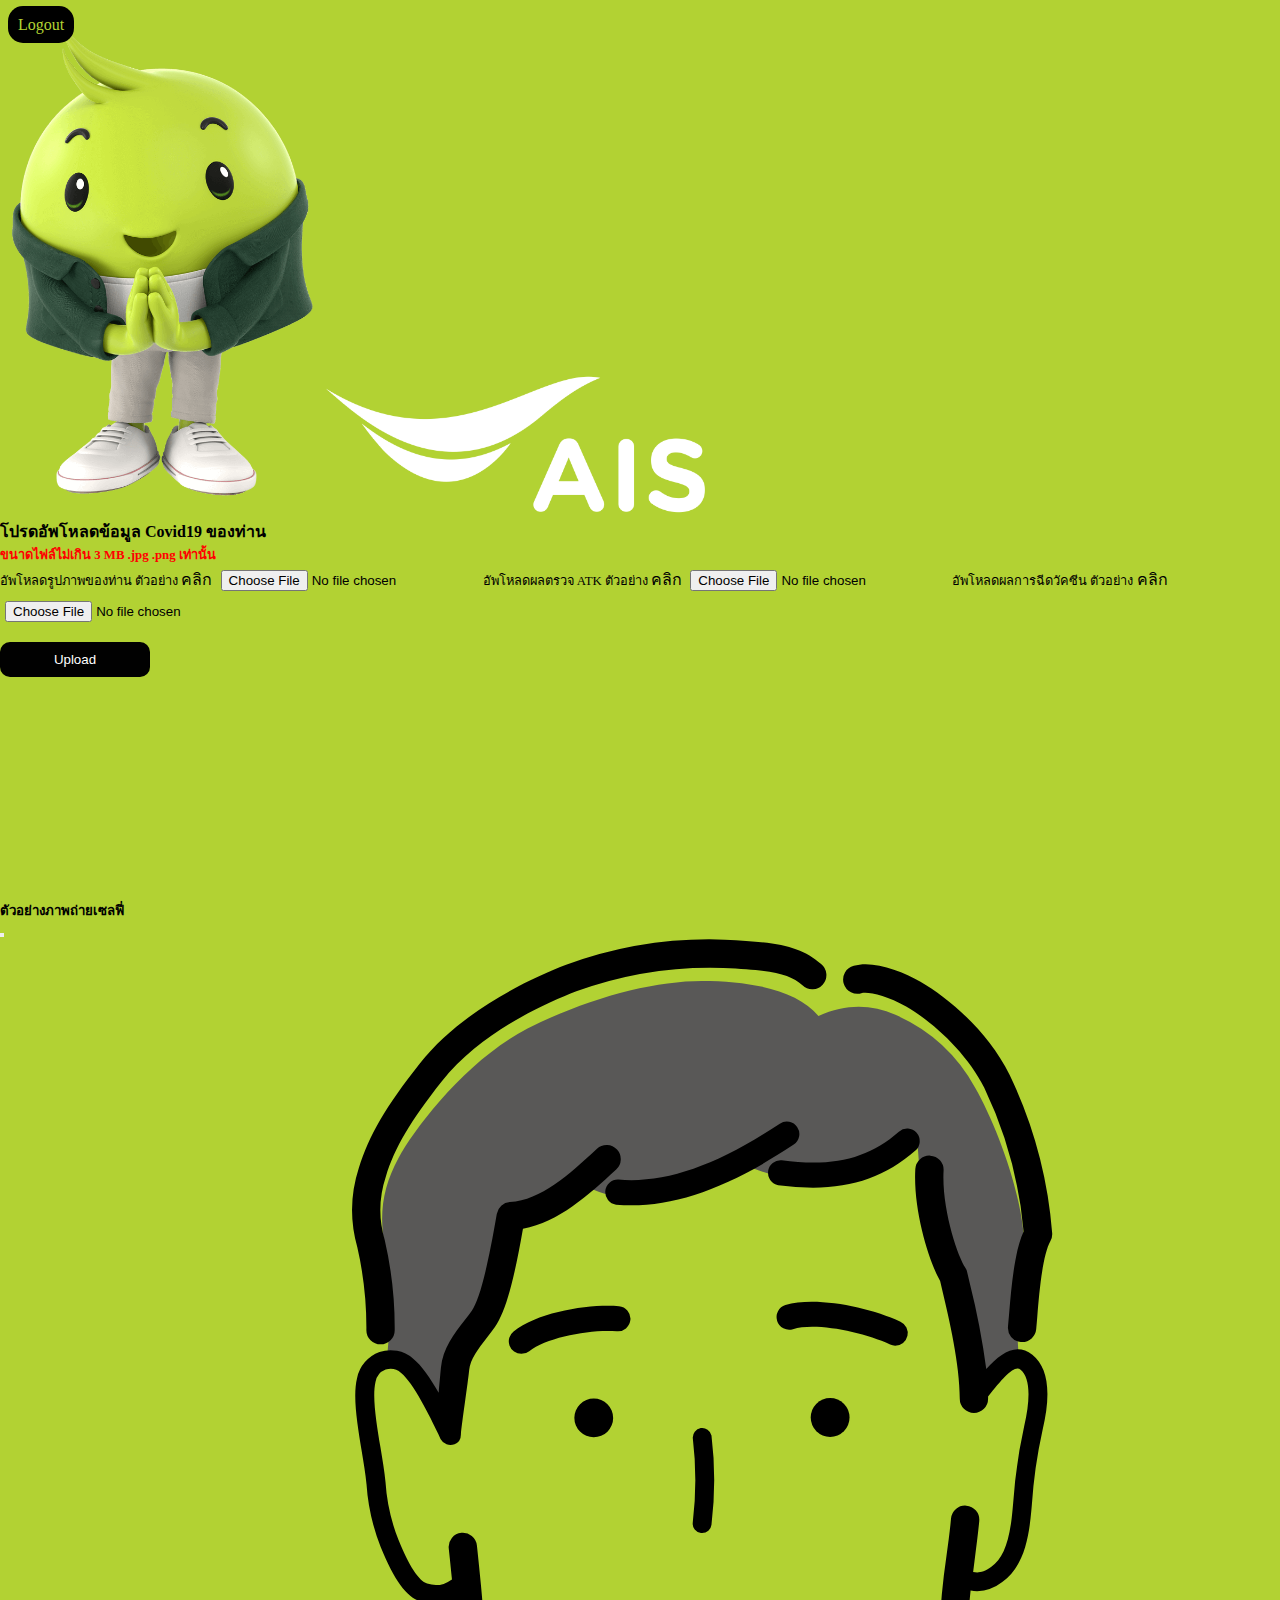
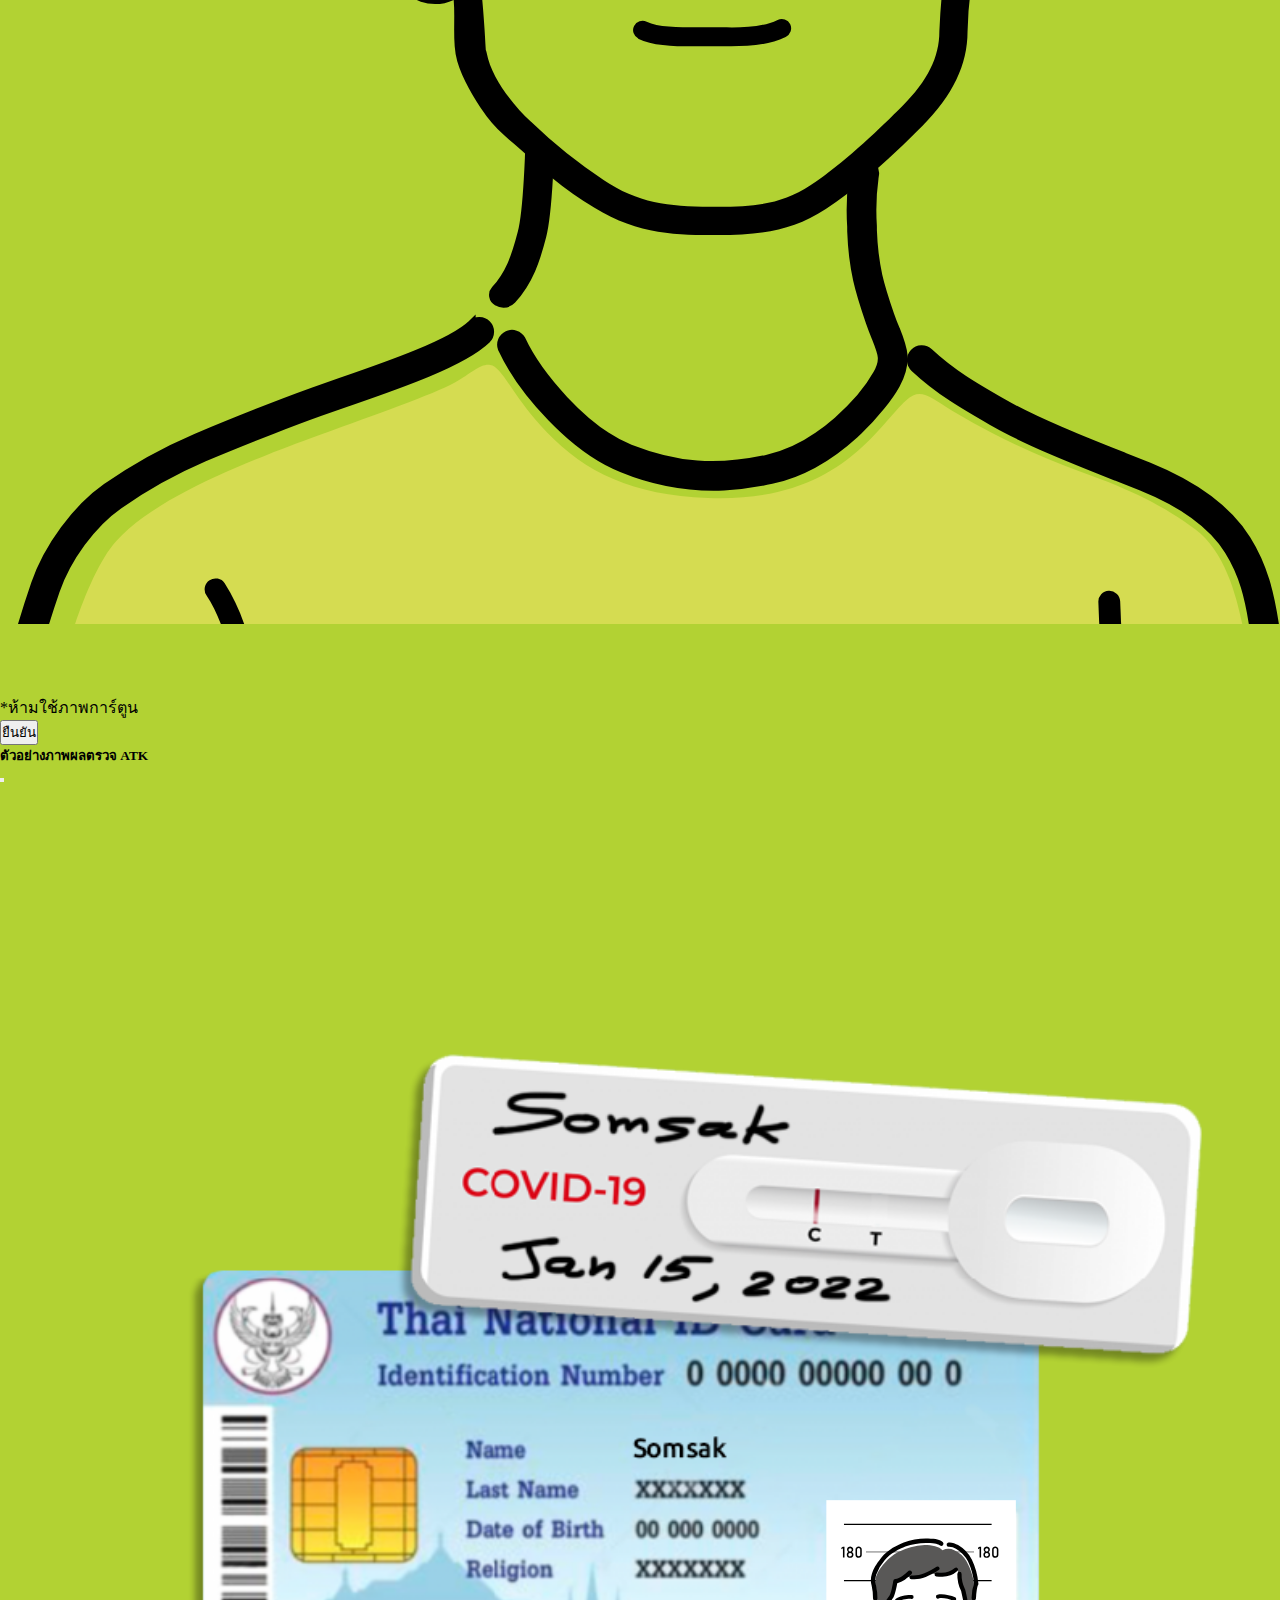
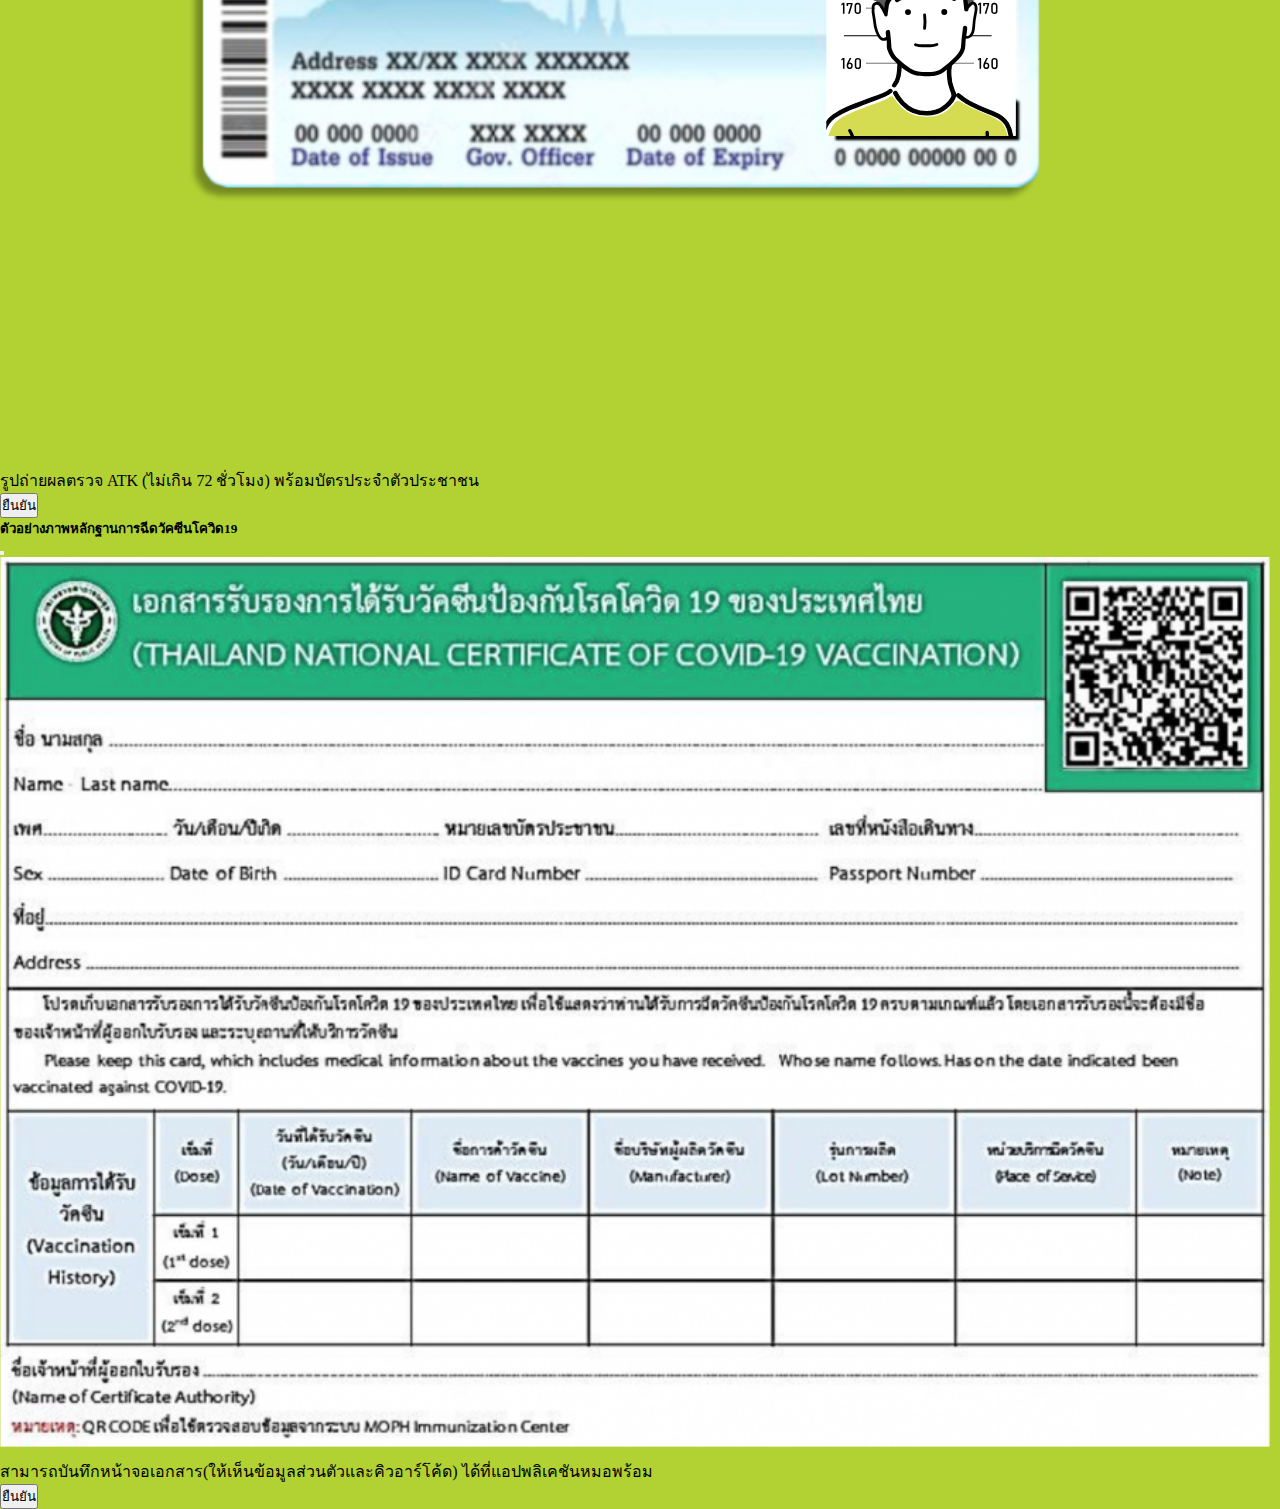
<file: upload.html>
<!DOCTYPE html>
<html lang="en">
<head>
    <meta charset="UTF-8">
    <meta http-equiv="X-UA-Compatible" content="IE=edge">
    <meta name="viewport" content="width=device-width, initial-scale=1.0">
    <title>info | Covid19 Certificate upload system</title>
    <!-- css-bootstrap -->
    <link href="https://cdn.jsdelivr.net/npm/bootstrap@5.0.2/dist/css/bootstrap.min.css" rel="stylesheet" integrity="sha384-EVSTQN3/azprG1Anm3QDgpJLIm9Nao0Yz1ztcQTwFspd3yD65VohhpuuCOmLASjC" crossorigin="anonymous">
    <!-- css-style -->
    <link rel="stylesheet" href="css/style.css">
    <!-- Font-awesome -->
    <link rel="stylesheet" href="https://cdnjs.cloudflare.com/ajax/libs/font-awesome/5.15.3/css/all.min.css"/>
    <style>
        .button {
        position: relative;
        padding: 8px 16px;
        background: #009579;
        border: none;
        outline: none;
        border-radius: 2px;
        cursor: pointer;
        }

        .button:active {
        background: #007a63;
        }

        .button__text {
        color: #ffffff;
        transition: all 0.2s;
        }

        .button--loading .button__text {
        visibility: hidden;
        opacity: 0;
        }

        .button--loading::after {
        content: "";
        position: absolute;
        width: 16px;
        height: 16px;
        top: 0;
        left: 0;
        right: 0;
        bottom: 0;
        margin: auto;
        border: 4px solid transparent;
        border-top-color: #ffffff;
        border-radius: 50%;
        animation: button-loading-spinner 1s ease infinite;
        }

        @keyframes button-loading-spinner {
        from {
            transform: rotate(0turn);
        }

        to {
            transform: rotate(1turn);
        }
        }
    </style>
</head>
<body>
    <div class="logout">
        <a href="index.html">Logout</a>
    </div>
    <section class="wrapper-upload">
        <div class="container">
            <div class="col-sm-8 offset-sm-2 col-lg-6 offset-lg-3 col-xl-4 offset-xl-4 text-center">
                 <!-- icon-mascot-ais -->
                 <div class="logo">
                    <img src="img/mascot.png" class="img-fluid" width="25%" alt="logo">
                    <img src="img/logo.png" class="img-fluid" width="30%" alt="logo">
                </div>
                <form  class="was-validated form-phone bg-white shadow p-4">
                    <h4 class="fs-6 text-dark">โปรดอัพโหลดข้อมูล Covid19 ของท่าน</h4>
                    <h4 style="font-size: 0.8rem; color: red;">ขนาดไฟล์ไม่เกิน 3 MB .jpg .png เท่านั้น</h4>
                    <div class="mb-3 row">                     
                        <div class="col-sm-12 text-start justify-content-center">
                            <div class="mb-3 mt-3">                 
                                <label for="formFile" class="form-label" style="font-size: 0.8rem;">อัพโหลดรูปภาพของท่าน ตัวอย่าง <a type="button" id="myInput" class="fw-bolder mt-2" style="text-decoration: none;" data-bs-toggle="modal" data-bs-target="#myModal0">คลิก</a> </label>                           
                                <input class="form-control col-6" type="file" id="formFile" aria-label="file example" required>                              
                               
                                <label for="formFile" class="form-label mt-3" style="font-size: 0.8rem;">อัพโหลดผลตรวจ ATK ตัวอย่าง <a type="button" id="myInput" class="fw-bolder mt-2" style="text-decoration: none;" data-bs-toggle="modal" data-bs-target="#myModal1">คลิก</a> </label>   
                                <input class="form-control" type="file" id="formFile" aria-label="file example" required>
                              
                                <label for="formFile" class="form-label mt-3" style="font-size: 0.8rem;">อัพโหลดผลการฉีดวัคซีน ตัวอย่าง <a type="button" id="myInput" class="fw-bolder mt-2" style="text-decoration: none;" data-bs-toggle="modal" data-bs-target="#myModal2">คลิก</a></label>
                                <input class="form-control" type="file" id="formFile" aria-label="file example" required>
                                
                                <div class=" text-center">
                                    <button type="submit" class="button" onclick="this.classList.toggle('button--loading')">
                                        <span class="button__text">Upload</span>
                                    </button>
                                </div>
                              </div>
                        </div>                      
                    </div>
                    
                </form>
            </div>
        </div>
    </section>
        <!-- photo -->
        <div id="myModal0" class="modal fade" tabindex="-1">
            <div class="modal-dialog">
                <div class="modal-content">
                <div class="modal-header">
                    <h5 class="modal-title ">ตัวอย่างภาพถ่ายเซลฟี่</h5>
                    <button type="button" class="btn-close" data-bs-dismiss="modal" aria-label="Close"></button>
                </div>
                <div class="modal-body text-center">
                   <img src="img/photo.svg" alt="" class="img-fluid">
                   <span class="text-danger fs-2 text-center fw-bold">*ห้ามใช้ภาพการ์ตูน</span>
                </div>
                <div class="modal-footer">
                    <button type="button" class="btn btn-dark" data-bs-dismiss="modal">ยืนยัน</button>
                </div>
                </div>
            </div>
        </div>

                <!-- ATK -->
                <div id="myModal1" class="modal fade" tabindex="-1">
                    <div class="modal-dialog">
                        <div class="modal-content">
                        <div class="modal-header">
                            <h5 class="modal-title ">ตัวอย่างภาพผลตรวจ ATK</h5>
                            <button type="button" class="btn-close" data-bs-dismiss="modal" aria-label="Close"></button>
                        </div>
                        <div class="modal-body text-center">
                           <img src="img/atk.svg" alt="" class="img-fluid">
                           <span class="text-danger fs-5 text-center fw-bold">รูปถ่ายผลตรวจ ATK (ไม่เกิน 72 ชั่วโมง) พร้อมบัตรประจำตัวประชาชน</span>
                        </div>
                        <div class="modal-footer">
                            <button type="button" class="btn btn-dark" data-bs-dismiss="modal">ยืนยัน</button>
                        </div>
                        </div>
                    </div>
                </div>

                 <!-- vaccine -->
                 <div id="myModal2" class="modal fade" tabindex="-1">
                    <div class="modal-dialog">
                        <div class="modal-content">
                        <div class="modal-header">
                            <h5 class="modal-title ">ตัวอย่างภาพหลักฐานการฉีดวัคซีนโควิด19</h5>
                            <button type="button" class="btn-close" data-bs-dismiss="modal" aria-label="Close"></button>
                        </div>
                        <div class="modal-body text-center">
                           <img src="img/vaccine.svg" alt="" class="img-fluid">
                           <span class="text-danger fs-6 text-center fw-bold">สามารถบันทึกหน้าจอเอกสาร(ให้เห็นข้อมูลส่วนตัวและคิวอาร์โค้ด) ได้ที่แอปพลิเคชันหมอพร้อม</span>
                        </div>
                        <div class="modal-footer">
                            <button type="button" class="btn btn-dark" data-bs-dismiss="modal">ยืนยัน</button>
                        </div>
                        </div>
                    </div>
                </div>
    
        
     <!-- JS-bootstrap -->
    <script src="js/script.js"></script>
    <script src="https://cdn.jsdelivr.net/npm/bootstrap@5.0.2/dist/js/bootstrap.bundle.min.js" integrity="sha384-MrcW6ZMFYlzcLA8Nl+NtUVF0sA7MsXsP1UyJoMp4YLEuNSfAP+JcXn/tWtIaxVXM" crossorigin="anonymous"></script> 
    
  
</body>
</html>
</file>
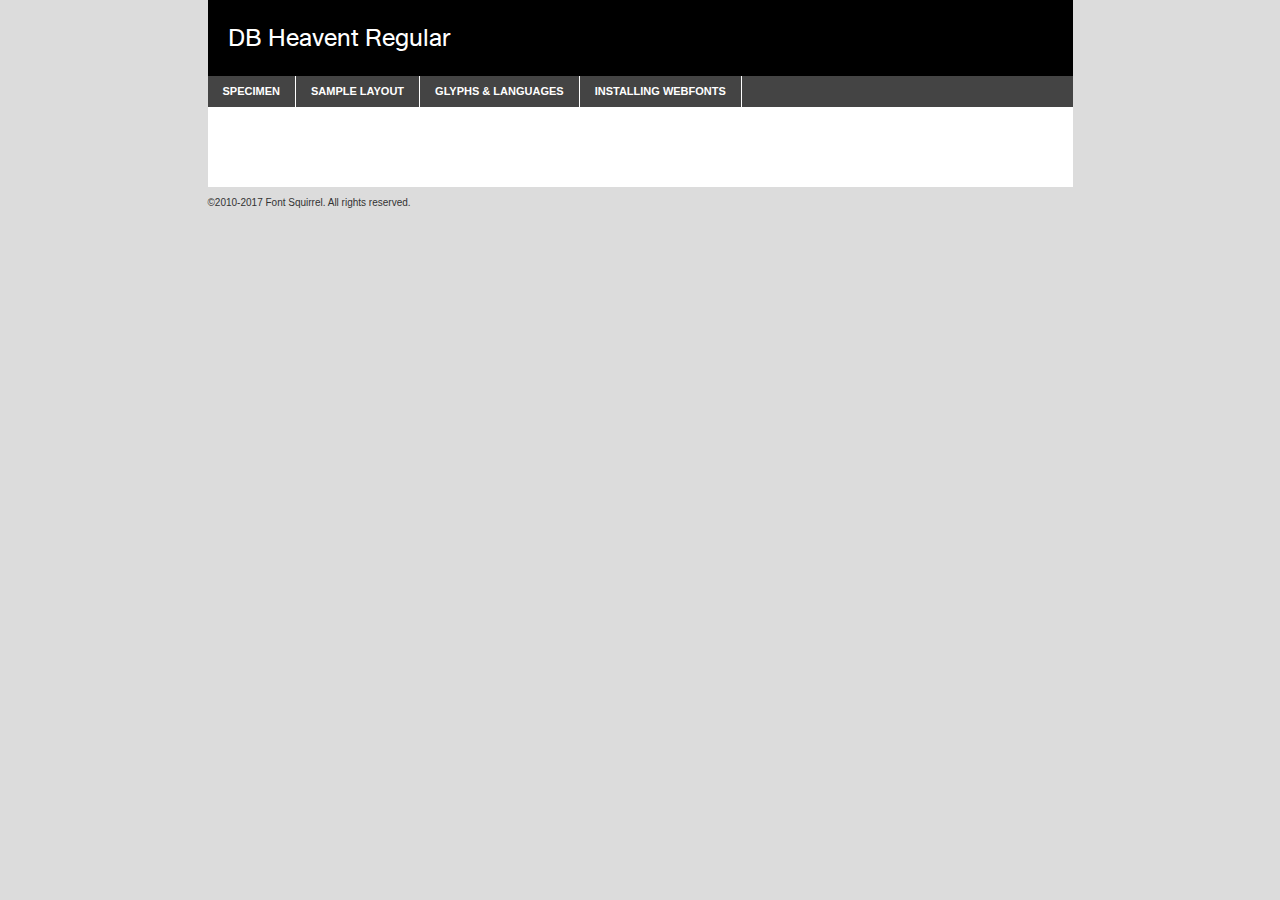
<file: css/DB-Heavent-woff/db_heavent_v3.2-demo.html>
<!DOCTYPE html PUBLIC "-//W3C//DTD XHTML 1.0 Transitional//EN"
	"http://www.w3.org/TR/xhtml1/DTD/xhtml1-transitional.dtd">

<html xmlns="http://www.w3.org/1999/xhtml" xml:lang="en" lang="en">
<head>
	<meta http-equiv="Content-Type" content="text/html; charset=utf-8" />
	<script src="http://ajax.googleapis.com/ajax/libs/jquery/1.7.2/jquery.min.js" type="text/javascript" charset="utf-8"></script>
	<script type="text/javascript">
	(function($){$.fn.easyTabs=function(option){var param=jQuery.extend({fadeSpeed:"fast",defaultContent:1,activeClass:'active'},option);$(this).each(function(){var thisId="#"+this.id;if(param.defaultContent==''){param.defaultContent=1;}
	if(typeof param.defaultContent=="number")
	{var defaultTab=$(thisId+" .tabs li:eq("+(param.defaultContent-1)+") a").attr('href').substr(1);}else{var defaultTab=param.defaultContent;}
	$(thisId+" .tabs li a").each(function(){var tabToHide=$(this).attr('href').substr(1);$("#"+tabToHide).addClass('easytabs-tab-content');});hideAll();changeContent(defaultTab);function hideAll(){$(thisId+" .easytabs-tab-content").hide();}
	function changeContent(tabId){hideAll();$(thisId+" .tabs li").removeClass(param.activeClass);$(thisId+" .tabs li a[href=#"+tabId+"]").closest('li').addClass(param.activeClass);if(param.fadeSpeed!="none")
	{$(thisId+" #"+tabId).fadeIn(param.fadeSpeed);}else{$(thisId+" #"+tabId).show();}}
	$(thisId+" .tabs li").click(function(){var tabId=$(this).find('a').attr('href').substr(1);changeContent(tabId);return false;});});}})(jQuery);
	</script>
	<link rel="stylesheet" href="specimen_files/specimen_stylesheet.css" type="text/css" charset="utf-8" />
	<link rel="stylesheet" href="stylesheet.css" type="text/css" charset="utf-8" />

	<style type="text/css">
					body{
				font-family: 'db_heaventregular';
							}
		</style>

	<title>DB Heavent Regular Specimen</title>
	
	
	<script type="text/javascript" charset="utf-8">
		$(document).ready(function() {
			$('#container').easyTabs({defaultContent:1});
		});
	</script>
</head>

<body>
<div id="container">
	<div id="header">
		DB Heavent Regular	</div>
	<ul class="tabs">
		<li><a href="#specimen">Specimen</a></li>
		<li><a href="#layout">Sample Layout</a></li>
				<li><a href="#glyphs">Glyphs &amp; Languages</a></li>
		<li><a href="#installing">Installing Webfonts</a></li>
		
	</ul>
	
	<div id="main_content">

		
			<div id="specimen">
		
				<div class="section">
					<div class="grid12 firstcol">
						<div class="huge">AaBb</div>
					</div>
				</div>
		
				<div class="section">
					<div class="glyph_range">A&#x200B;B&#x200b;C&#x200b;D&#x200b;E&#x200b;F&#x200b;G&#x200b;H&#x200b;I&#x200b;J&#x200b;K&#x200b;L&#x200b;M&#x200b;N&#x200b;O&#x200b;P&#x200b;Q&#x200b;R&#x200b;S&#x200b;T&#x200b;U&#x200b;V&#x200b;W&#x200b;X&#x200b;Y&#x200b;Z&#x200b;a&#x200b;b&#x200b;c&#x200b;d&#x200b;e&#x200b;f&#x200b;g&#x200b;h&#x200b;i&#x200b;j&#x200b;k&#x200b;l&#x200b;m&#x200b;n&#x200b;o&#x200b;p&#x200b;q&#x200b;r&#x200b;s&#x200b;t&#x200b;u&#x200b;v&#x200b;w&#x200b;x&#x200b;y&#x200b;z&#x200b;1&#x200b;2&#x200b;3&#x200b;4&#x200b;5&#x200b;6&#x200b;7&#x200b;8&#x200b;9&#x200b;0&#x200b;&amp;&#x200b;.&#x200b;,&#x200b;?&#x200b;!&#x200b;&#64;&#x200b;(&#x200b;)&#x200b;#&#x200b;$&#x200b;%&#x200b;*&#x200b;+&#x200b;-&#x200b;=&#x200b;:&#x200b;;</div>
				</div>
				<div class="section">
					<div class="grid12 firstcol">
						<table class="sample_table">
							<tr><td>10</td><td class="size10">abcdefghijklmnopqrstuvwxyzABCDEFGHIJKLMNOPQRSTUVWXYZ0123456789abcdefghijklmnopqrstuvwxyzABCDEFGHIJKLMNOPQRSTUVWXYZ0123456789abcdefghijklmnopqrstuvwxyzABCDEFGHIJKLMNOPQRSTUVWXYZ</td></tr>
							<tr><td>11</td><td class="size11">abcdefghijklmnopqrstuvwxyzABCDEFGHIJKLMNOPQRSTUVWXYZ0123456789abcdefghijklmnopqrstuvwxyzABCDEFGHIJKLMNOPQRSTUVWXYZ0123456789abcdefghijklmnopqrstuvwxyzABCDEFGHIJKLMNOPQRSTUVWXYZ</td></tr>
							<tr><td>12</td><td class="size12">abcdefghijklmnopqrstuvwxyzABCDEFGHIJKLMNOPQRSTUVWXYZ0123456789abcdefghijklmnopqrstuvwxyzABCDEFGHIJKLMNOPQRSTUVWXYZ0123456789abcdefghijklmnopqrstuvwxyzABCDEFGHIJKLMNOPQRSTUVWXYZ</td></tr>
							<tr><td>13</td><td class="size13">abcdefghijklmnopqrstuvwxyzABCDEFGHIJKLMNOPQRSTUVWXYZ0123456789abcdefghijklmnopqrstuvwxyzABCDEFGHIJKLMNOPQRSTUVWXYZ0123456789abcdefghijklmnopqrstuvwxyzABCDEFGHIJKLMNOPQRSTUVWXYZ</td></tr>
							<tr><td>14</td><td class="size14">abcdefghijklmnopqrstuvwxyzABCDEFGHIJKLMNOPQRSTUVWXYZ0123456789abcdefghijklmnopqrstuvwxyzABCDEFGHIJKLMNOPQRSTUVWXYZ0123456789abcdefghijklmnopqrstuvwxyzABCDEFGHIJKLMNOPQRSTUVWXYZ</td></tr>
							<tr><td>16</td><td class="size16">abcdefghijklmnopqrstuvwxyzABCDEFGHIJKLMNOPQRSTUVWXYZ0123456789abcdefghijklmnopqrstuvwxyzABCDEFGHIJKLMNOPQRSTUVWXYZ</td></tr>
							<tr><td>18</td><td class="size18">abcdefghijklmnopqrstuvwxyzABCDEFGHIJKLMNOPQRSTUVWXYZ0123456789abcdefghijklmnopqrstuvwxyzABCDEFGHIJKLMNOPQRSTUVWXYZ</td></tr>
							<tr><td>20</td><td class="size20">abcdefghijklmnopqrstuvwxyzABCDEFGHIJKLMNOPQRSTUVWXYZ0123456789abcdefghijklmnopqrstuvwxyzABCDEFGHIJKLMNOPQRSTUVWXYZ</td></tr>
							<tr><td>24</td><td class="size24">abcdefghijklmnopqrstuvwxyzABCDEFGHIJKLMNOPQRSTUVWXYZ0123456789abcdefghijklmnopqrstuvwxyzABCDEFGHIJKLMNOPQRSTUVWXYZ</td></tr>
							<tr><td>30</td><td class="size30">abcdefghijklmnopqrstuvwxyzABCDEFGHIJKLMNOPQRSTUVWXYZ0123456789abcdefghijklmnopqrstuvwxyzABCDEFGHIJKLMNOPQRSTUVWXYZ</td></tr>
							<tr><td>36</td><td class="size36">abcdefghijklmnopqrstuvwxyzABCDEFGHIJKLMNOPQRSTUVWXYZ0123456789abcdefghijklmnopqrstuvwxyzABCDEFGHIJKLMNOPQRSTUVWXYZ</td></tr>
							<tr><td>48</td><td class="size48">abcdefghijklmnopqrstuvwxyzABCDEFGHIJKLMNOPQRSTUVWXYZ0123456789abcdefghijklmnopqrstuvwxyzABCDEFGHIJKLMNOPQRSTUVWXYZ</td></tr>
							<tr><td>60</td><td class="size60">abcdefghijklmnopqrstuvwxyzABCDEFGHIJKLMNOPQRSTUVWXYZ0123456789abcdefghijklmnopqrstuvwxyzABCDEFGHIJKLMNOPQRSTUVWXYZ</td></tr>
							<tr><td>72</td><td class="size72">abcdefghijklmnopqrstuvwxyzABCDEFGHIJKLMNOPQRSTUVWXYZ0123456789abcdefghijklmnopqrstuvwxyzABCDEFGHIJKLMNOPQRSTUVWXYZ</td></tr>
							<tr><td>90</td><td class="size90">abcdefghijklmnopqrstuvwxyzABCDEFGHIJKLMNOPQRSTUVWXYZ0123456789abcdefghijklmnopqrstuvwxyzABCDEFGHIJKLMNOPQRSTUVWXYZ</td></tr>
						</table>
				
					</div>
			
				</div>
		
		
		
								<div class="section" id="bodycomparison">


										<div id="xheight">
				<div class="fontbody">&#x25FC;&#x25FC;&#x25FC;&#x25FC;&#x25FC;&#x25FC;&#x25FC;&#x25FC;&#x25FC;&#x25FC;&#x25FC;&#x25FC;&#x25FC;&#x25FC;&#x25FC;&#x25FC;&#x25FC;&#x25FC;&#x25FC;&#x25FC;&#x25FC;&#x25FC;&#x25FC;&#x25FC;&#x25FC;&#x25FC;&#x25FC;&#x25FC;&#x25FC;&#x25FC;&#x25FC;&#x25FC;&#x25FC;&#x25FC;&#x25FC;&#x25FC;&#x25FC;&#x25FC;&#x25FC;&#x25FC;&#x25FC;&#x25FC;&#x25FC;&#x25FC;&#x25FC;&#x25FC;&#x25FC;&#x25FC;&#x25FC;&#x25FC;&#x25FC;&#x25FC;&#x25FC;&#x25FC;&#x25FC;&#x25FC;&#x25FC;&#x25FC;&#x25FC;&#x25FC;&#x25FC;&#x25FC;&#x25FC;&#x25FC;&#x25FC;&#x25FC;&#x25FC;&#x25FC;&#x25FC;&#x25FC;&#x25FC;&#x25FC;&#x25FC;&#x25FC;&#x25FC;&#x25FC;&#x25FC;&#x25FC;&#x25FC;&#x25FC;&#x25FC;&#x25FC;&#x25FC;&#x25FC;&#x25FC;&#x25FC;&#x25FC;&#x25FC;&#x25FC;&#x25FC;&#x25FC;&#x25FC;&#x25FC;&#x25FC;&#x25FC;&#x25FC;&#x25FC;&#x25FC;&#x25FC;body</div><div class="arialbody">body</div><div class="verdanabody">body</div><div class="georgiabody">body</div></div>
										<div class="fontbody" style="z-index:1">
											body<span>DB Heavent Regular</span>
										</div>
										<div class="arialbody" style="z-index:1">
											body<span>Arial</span>
										</div>
										<div class="verdanabody" style="z-index:1">
											body<span>Verdana</span>
										</div>
										<div class="georgiabody" style="z-index:1">
											body<span>Georgia</span>
										</div>



								</div>
		
		
				<div class="section psample psample_row1" id="">
					
					<div class="grid2 firstcol">
						<p class="size10"><span>10.</span>Aenean lacinia bibendum nulla sed consectetur. Fusce dapibus, tellus ac cursus commodo, tortor mauris condimentum nibh, ut fermentum massa justo sit amet risus. Nullam id dolor id nibh ultricies vehicula ut id elit. Cum sociis natoque penatibus et magnis dis parturient montes, nascetur ridiculus mus. Nulla vitae elit libero, a pharetra augue.</p>
			
					</div>
					<div class="grid3">
						<p class="size11"><span>11.</span>Aenean lacinia bibendum nulla sed consectetur. Fusce dapibus, tellus ac cursus commodo, tortor mauris condimentum nibh, ut fermentum massa justo sit amet risus. Nullam id dolor id nibh ultricies vehicula ut id elit. Cum sociis natoque penatibus et magnis dis parturient montes, nascetur ridiculus mus. Nulla vitae elit libero, a pharetra augue.</p>
			
					</div>
					<div class="grid3">
						<p class="size12"><span>12.</span>Aenean lacinia bibendum nulla sed consectetur. Fusce dapibus, tellus ac cursus commodo, tortor mauris condimentum nibh, ut fermentum massa justo sit amet risus. Nullam id dolor id nibh ultricies vehicula ut id elit. Cum sociis natoque penatibus et magnis dis parturient montes, nascetur ridiculus mus. Nulla vitae elit libero, a pharetra augue.</p>
			
					</div>
					<div class="grid4">
						<p class="size13"><span>13.</span>Aenean lacinia bibendum nulla sed consectetur. Fusce dapibus, tellus ac cursus commodo, tortor mauris condimentum nibh, ut fermentum massa justo sit amet risus. Nullam id dolor id nibh ultricies vehicula ut id elit. Cum sociis natoque penatibus et magnis dis parturient montes, nascetur ridiculus mus. Nulla vitae elit libero, a pharetra augue.</p>
			
					</div>
					<div class="white_blend"></div>
					
				</div>
				<div class="section psample psample_row2" id="">
					<div class="grid3 firstcol">
						<p class="size14"><span>14.</span>Aenean lacinia bibendum nulla sed consectetur. Fusce dapibus, tellus ac cursus commodo, tortor mauris condimentum nibh, ut fermentum massa justo sit amet risus. Nullam id dolor id nibh ultricies vehicula ut id elit. Cum sociis natoque penatibus et magnis dis parturient montes, nascetur ridiculus mus. Nulla vitae elit libero, a pharetra augue.</p>
			
					</div>
					<div class="grid4">
						<p class="size16"><span>16.</span>Aenean lacinia bibendum nulla sed consectetur. Fusce dapibus, tellus ac cursus commodo, tortor mauris condimentum nibh, ut fermentum massa justo sit amet risus. Nullam id dolor id nibh ultricies vehicula ut id elit. Cum sociis natoque penatibus et magnis dis parturient montes, nascetur ridiculus mus. Nulla vitae elit libero, a pharetra augue.</p>
			
					</div>
					<div class="grid5">
						<p class="size18"><span>18.</span>Aenean lacinia bibendum nulla sed consectetur. Fusce dapibus, tellus ac cursus commodo, tortor mauris condimentum nibh, ut fermentum massa justo sit amet risus. Nullam id dolor id nibh ultricies vehicula ut id elit. Cum sociis natoque penatibus et magnis dis parturient montes, nascetur ridiculus mus. Nulla vitae elit libero, a pharetra augue.</p>
			
					</div>

					<div class="white_blend"></div>

				</div>
				
				<div class="section psample psample_row3" id="">
					<div class="grid5 firstcol">
						<p class="size20"><span>20.</span>Aenean lacinia bibendum nulla sed consectetur. Fusce dapibus, tellus ac cursus commodo, tortor mauris condimentum nibh, ut fermentum massa justo sit amet risus. Nullam id dolor id nibh ultricies vehicula ut id elit. Cum sociis natoque penatibus et magnis dis parturient montes, nascetur ridiculus mus. Nulla vitae elit libero, a pharetra augue.</p>
					</div>
					<div class="grid7">
						<p class="size24"><span>24.</span>Aenean lacinia bibendum nulla sed consectetur. Fusce dapibus, tellus ac cursus commodo, tortor mauris condimentum nibh, ut fermentum massa justo sit amet risus. Nullam id dolor id nibh ultricies vehicula ut id elit. Cum sociis natoque penatibus et magnis dis parturient montes, nascetur ridiculus mus. Nulla vitae elit libero, a pharetra augue.</p>
					</div>
					
					<div class="white_blend"></div>
					
				</div>
				
				<div class="section psample psample_row4" id="">
					<div class="grid12 firstcol">
						<p class="size30"><span>30.</span>Aenean lacinia bibendum nulla sed consectetur. Fusce dapibus, tellus ac cursus commodo, tortor mauris condimentum nibh, ut fermentum massa justo sit amet risus. Nullam id dolor id nibh ultricies vehicula ut id elit. Cum sociis natoque penatibus et magnis dis parturient montes, nascetur ridiculus mus. Nulla vitae elit libero, a pharetra augue.</p>
					</div>
					<div class="white_blend"></div>
					
				</div>
				
				
				
				<div class="section psample psample_row1 fullreverse">
					<div class="grid2 firstcol">
						<p class="size10"><span>10.</span>Aenean lacinia bibendum nulla sed consectetur. Fusce dapibus, tellus ac cursus commodo, tortor mauris condimentum nibh, ut fermentum massa justo sit amet risus. Nullam id dolor id nibh ultricies vehicula ut id elit. Cum sociis natoque penatibus et magnis dis parturient montes, nascetur ridiculus mus. Nulla vitae elit libero, a pharetra augue.</p>
			
					</div>
					<div class="grid3">
						<p class="size11"><span>11.</span>Aenean lacinia bibendum nulla sed consectetur. Fusce dapibus, tellus ac cursus commodo, tortor mauris condimentum nibh, ut fermentum massa justo sit amet risus. Nullam id dolor id nibh ultricies vehicula ut id elit. Cum sociis natoque penatibus et magnis dis parturient montes, nascetur ridiculus mus. Nulla vitae elit libero, a pharetra augue.</p>
			
					</div>
					<div class="grid3">
						<p class="size12"><span>12.</span>Aenean lacinia bibendum nulla sed consectetur. Fusce dapibus, tellus ac cursus commodo, tortor mauris condimentum nibh, ut fermentum massa justo sit amet risus. Nullam id dolor id nibh ultricies vehicula ut id elit. Cum sociis natoque penatibus et magnis dis parturient montes, nascetur ridiculus mus. Nulla vitae elit libero, a pharetra augue.</p>
			
					</div>
					<div class="grid4">
						<p class="size13"><span>13.</span>Aenean lacinia bibendum nulla sed consectetur. Fusce dapibus, tellus ac cursus commodo, tortor mauris condimentum nibh, ut fermentum massa justo sit amet risus. Nullam id dolor id nibh ultricies vehicula ut id elit. Cum sociis natoque penatibus et magnis dis parturient montes, nascetur ridiculus mus. Nulla vitae elit libero, a pharetra augue.</p>
			
					</div>
					<div class="black_blend"></div>
					
				</div>
				
				<div class="section psample psample_row2 fullreverse">
					<div class="grid3 firstcol">
						<p class="size14"><span>14.</span>Aenean lacinia bibendum nulla sed consectetur. Fusce dapibus, tellus ac cursus commodo, tortor mauris condimentum nibh, ut fermentum massa justo sit amet risus. Nullam id dolor id nibh ultricies vehicula ut id elit. Cum sociis natoque penatibus et magnis dis parturient montes, nascetur ridiculus mus. Nulla vitae elit libero, a pharetra augue.</p>
			
					</div>
					<div class="grid4">
						<p class="size16"><span>16.</span>Aenean lacinia bibendum nulla sed consectetur. Fusce dapibus, tellus ac cursus commodo, tortor mauris condimentum nibh, ut fermentum massa justo sit amet risus. Nullam id dolor id nibh ultricies vehicula ut id elit. Cum sociis natoque penatibus et magnis dis parturient montes, nascetur ridiculus mus. Nulla vitae elit libero, a pharetra augue.</p>
			
					</div>
					<div class="grid5">
						<p class="size18"><span>18.</span>Aenean lacinia bibendum nulla sed consectetur. Fusce dapibus, tellus ac cursus commodo, tortor mauris condimentum nibh, ut fermentum massa justo sit amet risus. Nullam id dolor id nibh ultricies vehicula ut id elit. Cum sociis natoque penatibus et magnis dis parturient montes, nascetur ridiculus mus. Nulla vitae elit libero, a pharetra augue.</p>
			
					</div>
					<div class="black_blend"></div>

				</div>
				
				<div class="section psample fullreverse psample_row3" id="">
					<div class="grid5 firstcol">
						<p class="size20"><span>20.</span>Aenean lacinia bibendum nulla sed consectetur. Fusce dapibus, tellus ac cursus commodo, tortor mauris condimentum nibh, ut fermentum massa justo sit amet risus. Nullam id dolor id nibh ultricies vehicula ut id elit. Cum sociis natoque penatibus et magnis dis parturient montes, nascetur ridiculus mus. Nulla vitae elit libero, a pharetra augue.</p>
					</div>
					<div class="grid7">
						<p class="size24"><span>24.</span>Aenean lacinia bibendum nulla sed consectetur. Fusce dapibus, tellus ac cursus commodo, tortor mauris condimentum nibh, ut fermentum massa justo sit amet risus. Nullam id dolor id nibh ultricies vehicula ut id elit. Cum sociis natoque penatibus et magnis dis parturient montes, nascetur ridiculus mus. Nulla vitae elit libero, a pharetra augue.</p>
					</div>
					
					<div class="black_blend"></div>
					
				</div>
				
				<div class="section psample fullreverse psample_row4" id="" style="border-bottom: 20px #000 solid;">
					<div class="grid12 firstcol">
						<p class="size30"><span>30.</span>Aenean lacinia bibendum nulla sed consectetur. Fusce dapibus, tellus ac cursus commodo, tortor mauris condimentum nibh, ut fermentum massa justo sit amet risus. Nullam id dolor id nibh ultricies vehicula ut id elit. Cum sociis natoque penatibus et magnis dis parturient montes, nascetur ridiculus mus. Nulla vitae elit libero, a pharetra augue.</p>
					</div>
					<div class="black_blend"></div>
					
				</div>
				
				
				
				
			</div>
			
			<div id="layout">
				
				<div class="section">
					
					<div class="grid12 firstcol">
						<h1>Lorem Ipsum Dolor</h1>
						<h2>Etiam porta sem malesuada magna mollis euismod</h2>
						
						<p class="byline">By <a href="#link">Aenean Lacinia</a></p>
					</div>
				</div>
				<div class="section">
					<div class="grid8 firstcol">
						<p class="large">Donec sed odio dui. Morbi leo risus, porta ac consectetur ac, vestibulum at eros. Fusce dapibus, tellus ac cursus commodo, tortor mauris condimentum nibh, ut fermentum massa justo sit amet risus. </p>

						
						<h3>Pellentesque ornare sem</h3>

						<p>Maecenas sed diam eget risus varius blandit sit amet non magna. Maecenas faucibus mollis interdum. Donec ullamcorper nulla non metus auctor fringilla. Nullam id dolor id nibh ultricies vehicula ut id elit. Nullam id dolor id nibh ultricies vehicula ut id elit. </p>

						<p>Aenean eu leo quam. Pellentesque ornare sem lacinia quam venenatis vestibulum. Lorem ipsum dolor sit amet, consectetur adipiscing elit. Cum sociis natoque penatibus et magnis dis parturient montes, nascetur ridiculus mus. </p>

						<p>Nulla vitae elit libero, a pharetra augue. Praesent commodo cursus magna, vel scelerisque nisl consectetur et. Aenean lacinia bibendum nulla sed consectetur. </p>

						<p>Nullam quis risus eget urna mollis ornare vel eu leo. Nullam quis risus eget urna mollis ornare vel eu leo. Maecenas sed diam eget risus varius blandit sit amet non magna. Donec ullamcorper nulla non metus auctor fringilla. </p>

						<h3>Cras mattis consectetur</h3>

						<p>Aenean eu leo quam. Pellentesque ornare sem lacinia quam venenatis vestibulum. Aenean lacinia bibendum nulla sed consectetur. Integer posuere erat a ante venenatis dapibus posuere velit aliquet. Cras mattis consectetur purus sit amet fermentum. </p>

						<p>Nullam id dolor id nibh ultricies vehicula ut id elit. Nullam quis risus eget urna mollis ornare vel eu leo. Cras mattis consectetur purus sit amet fermentum.</p>
					</div>
					
					<div class="grid4 sidebar">
						
						<div class="box reverse">
							<p class="last">Nullam quis risus eget urna mollis ornare vel eu leo. Donec ullamcorper nulla non metus auctor fringilla. Cras mattis consectetur purus sit amet fermentum. Sed posuere consectetur est at lobortis. Lorem ipsum dolor sit amet, consectetur adipiscing elit. </p>
						</div>
						
						<p class="caption">Maecenas sed diam eget risus varius.</p>

						<p>Vestibulum id ligula porta felis euismod semper. Integer posuere erat a ante venenatis dapibus posuere velit aliquet. Vestibulum id ligula porta felis euismod semper. Sed posuere consectetur est at lobortis. Maecenas sed diam eget risus varius blandit sit amet non magna. Fusce dapibus, tellus ac cursus commodo, tortor mauris condimentum nibh, ut fermentum massa justo sit amet risus. </p>

					

						<p>Duis mollis, est non commodo luctus, nisi erat porttitor ligula, eget lacinia odio sem nec elit. Aenean lacinia bibendum nulla sed consectetur. Vivamus sagittis lacus vel augue laoreet rutrum faucibus dolor auctor. Aenean lacinia bibendum nulla sed consectetur. Nullam quis risus eget urna mollis ornare vel eu leo. </p>

						<p>Praesent commodo cursus magna, vel scelerisque nisl consectetur et. Donec ullamcorper nulla non metus auctor fringilla. Maecenas faucibus mollis interdum. Fusce dapibus, tellus ac cursus commodo, tortor mauris condimentum nibh, ut fermentum massa justo sit amet risus. </p>

					</div>
				</div>
				
			</div>


			



		<div id="glyphs">
			<div class="section">
				<div class="grid12 firstcol">
			
				<h1>Language Support</h1>
				<p>The subset of DB Heavent Regular in this kit supports the following languages:<br />
			
					English, Arrernte, Bislama, Cebuano, Fijian, Gilbertese, Hmong, Ibanag, Iloko_ilokano, Interglossa_glosa, Interlingua, Lojban, Norfolk_pitcairnese, Oromo, Rotokas, Seychelles_creole, Shona, Somali, Southern_ndebele, Swahili, Swati_swazi, Tok_pisin, Warlpiri, Xhosa, Zulu, Latinbasic, Ubasic, Demo				</p>
				<h1>Glyph Chart</h1>
				<p>The subset of DB Heavent Regular in this kit includes all the glyphs listed below. Unicode entities are included above each glyph to help you insert individual characters into your layout.</p>
				<div id="glyph_chart">
			
																														 <div><p>&amp;#13;</p>&#13;</div>
																				 <div><p>&amp;#32;</p>&#32;</div>
																				 <div><p>&amp;#33;</p>&#33;</div>
																				 <div><p>&amp;#34;</p>&#34;</div>
																				 <div><p>&amp;#35;</p>&#35;</div>
																				 <div><p>&amp;#36;</p>&#36;</div>
																				 <div><p>&amp;#37;</p>&#37;</div>
																				 <div><p>&amp;#38;</p>&#38;</div>
																				 <div><p>&amp;#39;</p>&#39;</div>
																				 <div><p>&amp;#40;</p>&#40;</div>
																				 <div><p>&amp;#41;</p>&#41;</div>
																				 <div><p>&amp;#42;</p>&#42;</div>
																				 <div><p>&amp;#43;</p>&#43;</div>
																				 <div><p>&amp;#44;</p>&#44;</div>
																				 <div><p>&amp;#45;</p>&#45;</div>
																				 <div><p>&amp;#46;</p>&#46;</div>
																				 <div><p>&amp;#47;</p>&#47;</div>
																				 <div><p>&amp;#48;</p>&#48;</div>
																				 <div><p>&amp;#49;</p>&#49;</div>
																				 <div><p>&amp;#50;</p>&#50;</div>
																				 <div><p>&amp;#51;</p>&#51;</div>
																				 <div><p>&amp;#52;</p>&#52;</div>
																				 <div><p>&amp;#53;</p>&#53;</div>
																				 <div><p>&amp;#54;</p>&#54;</div>
																				 <div><p>&amp;#55;</p>&#55;</div>
																				 <div><p>&amp;#56;</p>&#56;</div>
																				 <div><p>&amp;#57;</p>&#57;</div>
																				 <div><p>&amp;#58;</p>&#58;</div>
																				 <div><p>&amp;#59;</p>&#59;</div>
																				 <div><p>&amp;#60;</p>&#60;</div>
																				 <div><p>&amp;#61;</p>&#61;</div>
																				 <div><p>&amp;#62;</p>&#62;</div>
																				 <div><p>&amp;#63;</p>&#63;</div>
																				 <div><p>&amp;#64;</p>&#64;</div>
																				 <div><p>&amp;#65;</p>&#65;</div>
																				 <div><p>&amp;#66;</p>&#66;</div>
																				 <div><p>&amp;#67;</p>&#67;</div>
																				 <div><p>&amp;#68;</p>&#68;</div>
																				 <div><p>&amp;#69;</p>&#69;</div>
																				 <div><p>&amp;#70;</p>&#70;</div>
																				 <div><p>&amp;#71;</p>&#71;</div>
																				 <div><p>&amp;#72;</p>&#72;</div>
																				 <div><p>&amp;#73;</p>&#73;</div>
																				 <div><p>&amp;#74;</p>&#74;</div>
																				 <div><p>&amp;#75;</p>&#75;</div>
																				 <div><p>&amp;#76;</p>&#76;</div>
																				 <div><p>&amp;#77;</p>&#77;</div>
																				 <div><p>&amp;#78;</p>&#78;</div>
																				 <div><p>&amp;#79;</p>&#79;</div>
																				 <div><p>&amp;#80;</p>&#80;</div>
																				 <div><p>&amp;#81;</p>&#81;</div>
																				 <div><p>&amp;#82;</p>&#82;</div>
																				 <div><p>&amp;#83;</p>&#83;</div>
																				 <div><p>&amp;#84;</p>&#84;</div>
																				 <div><p>&amp;#85;</p>&#85;</div>
																				 <div><p>&amp;#86;</p>&#86;</div>
																				 <div><p>&amp;#87;</p>&#87;</div>
																				 <div><p>&amp;#88;</p>&#88;</div>
																				 <div><p>&amp;#89;</p>&#89;</div>
																				 <div><p>&amp;#90;</p>&#90;</div>
																				 <div><p>&amp;#91;</p>&#91;</div>
																				 <div><p>&amp;#92;</p>&#92;</div>
																				 <div><p>&amp;#93;</p>&#93;</div>
																				 <div><p>&amp;#94;</p>&#94;</div>
																				 <div><p>&amp;#95;</p>&#95;</div>
																				 <div><p>&amp;#96;</p>&#96;</div>
																				 <div><p>&amp;#97;</p>&#97;</div>
																				 <div><p>&amp;#98;</p>&#98;</div>
																				 <div><p>&amp;#99;</p>&#99;</div>
																				 <div><p>&amp;#100;</p>&#100;</div>
																				 <div><p>&amp;#101;</p>&#101;</div>
																				 <div><p>&amp;#102;</p>&#102;</div>
																				 <div><p>&amp;#103;</p>&#103;</div>
																				 <div><p>&amp;#104;</p>&#104;</div>
																				 <div><p>&amp;#105;</p>&#105;</div>
																				 <div><p>&amp;#106;</p>&#106;</div>
																				 <div><p>&amp;#107;</p>&#107;</div>
																				 <div><p>&amp;#108;</p>&#108;</div>
																				 <div><p>&amp;#109;</p>&#109;</div>
																				 <div><p>&amp;#110;</p>&#110;</div>
																				 <div><p>&amp;#111;</p>&#111;</div>
																				 <div><p>&amp;#112;</p>&#112;</div>
																				 <div><p>&amp;#113;</p>&#113;</div>
																				 <div><p>&amp;#114;</p>&#114;</div>
																				 <div><p>&amp;#115;</p>&#115;</div>
																				 <div><p>&amp;#116;</p>&#116;</div>
																				 <div><p>&amp;#117;</p>&#117;</div>
																				 <div><p>&amp;#118;</p>&#118;</div>
																				 <div><p>&amp;#119;</p>&#119;</div>
																				 <div><p>&amp;#120;</p>&#120;</div>
																				 <div><p>&amp;#121;</p>&#121;</div>
																				 <div><p>&amp;#122;</p>&#122;</div>
																				 <div><p>&amp;#123;</p>&#123;</div>
																				 <div><p>&amp;#124;</p>&#124;</div>
																				 <div><p>&amp;#125;</p>&#125;</div>
																				 <div><p>&amp;#126;</p>&#126;</div>
																				 <div><p>&amp;#160;</p>&#160;</div>
																				 <div><p>&amp;#162;</p>&#162;</div>
																				 <div><p>&amp;#163;</p>&#163;</div>
																				 <div><p>&amp;#165;</p>&#165;</div>
																				 <div><p>&amp;#169;</p>&#169;</div>
																				 <div><p>&amp;#171;</p>&#171;</div>
																				 <div><p>&amp;#173;</p>&#173;</div>
																				 <div><p>&amp;#174;</p>&#174;</div>
																				 <div><p>&amp;#177;</p>&#177;</div>
																				 <div><p>&amp;#187;</p>&#187;</div>
																				 <div><p>&amp;#188;</p>&#188;</div>
																				 <div><p>&amp;#189;</p>&#189;</div>
																				 <div><p>&amp;#190;</p>&#190;</div>
																				 <div><p>&amp;#215;</p>&#215;</div>
																				 <div><p>&amp;#247;</p>&#247;</div>
																				 <div><p>&amp;#3585;</p>&#3585;</div>
																				 <div><p>&amp;#3586;</p>&#3586;</div>
																				 <div><p>&amp;#3587;</p>&#3587;</div>
																				 <div><p>&amp;#3588;</p>&#3588;</div>
																				 <div><p>&amp;#3589;</p>&#3589;</div>
																				 <div><p>&amp;#3590;</p>&#3590;</div>
																				 <div><p>&amp;#3591;</p>&#3591;</div>
																				 <div><p>&amp;#3592;</p>&#3592;</div>
																				 <div><p>&amp;#3593;</p>&#3593;</div>
																				 <div><p>&amp;#3594;</p>&#3594;</div>
																				 <div><p>&amp;#3595;</p>&#3595;</div>
																				 <div><p>&amp;#3596;</p>&#3596;</div>
																				 <div><p>&amp;#3597;</p>&#3597;</div>
																				 <div><p>&amp;#3598;</p>&#3598;</div>
																				 <div><p>&amp;#3599;</p>&#3599;</div>
																				 <div><p>&amp;#3600;</p>&#3600;</div>
																				 <div><p>&amp;#3601;</p>&#3601;</div>
																				 <div><p>&amp;#3602;</p>&#3602;</div>
																				 <div><p>&amp;#3603;</p>&#3603;</div>
																				 <div><p>&amp;#3604;</p>&#3604;</div>
																				 <div><p>&amp;#3605;</p>&#3605;</div>
																				 <div><p>&amp;#3606;</p>&#3606;</div>
																				 <div><p>&amp;#3607;</p>&#3607;</div>
																				 <div><p>&amp;#3608;</p>&#3608;</div>
																				 <div><p>&amp;#3609;</p>&#3609;</div>
																				 <div><p>&amp;#3610;</p>&#3610;</div>
																				 <div><p>&amp;#3611;</p>&#3611;</div>
																				 <div><p>&amp;#3612;</p>&#3612;</div>
																				 <div><p>&amp;#3613;</p>&#3613;</div>
																				 <div><p>&amp;#3614;</p>&#3614;</div>
																				 <div><p>&amp;#3615;</p>&#3615;</div>
																				 <div><p>&amp;#3616;</p>&#3616;</div>
																				 <div><p>&amp;#3617;</p>&#3617;</div>
																				 <div><p>&amp;#3618;</p>&#3618;</div>
																				 <div><p>&amp;#3619;</p>&#3619;</div>
																				 <div><p>&amp;#3620;</p>&#3620;</div>
																				 <div><p>&amp;#3621;</p>&#3621;</div>
																				 <div><p>&amp;#3622;</p>&#3622;</div>
																				 <div><p>&amp;#3623;</p>&#3623;</div>
																				 <div><p>&amp;#3624;</p>&#3624;</div>
																				 <div><p>&amp;#3625;</p>&#3625;</div>
																				 <div><p>&amp;#3626;</p>&#3626;</div>
																				 <div><p>&amp;#3627;</p>&#3627;</div>
																				 <div><p>&amp;#3628;</p>&#3628;</div>
																				 <div><p>&amp;#3629;</p>&#3629;</div>
																				 <div><p>&amp;#3630;</p>&#3630;</div>
																				 <div><p>&amp;#3631;</p>&#3631;</div>
																				 <div><p>&amp;#3632;</p>&#3632;</div>
																				 <div><p>&amp;#3633;</p>&#3633;</div>
																				 <div><p>&amp;#3634;</p>&#3634;</div>
																				 <div><p>&amp;#3635;</p>&#3635;</div>
																				 <div><p>&amp;#3636;</p>&#3636;</div>
																				 <div><p>&amp;#3637;</p>&#3637;</div>
																				 <div><p>&amp;#3638;</p>&#3638;</div>
																				 <div><p>&amp;#3639;</p>&#3639;</div>
																				 <div><p>&amp;#3640;</p>&#3640;</div>
																				 <div><p>&amp;#3641;</p>&#3641;</div>
																				 <div><p>&amp;#3642;</p>&#3642;</div>
																				 <div><p>&amp;#3646;</p>&#3646;</div>
																				 <div><p>&amp;#3647;</p>&#3647;</div>
																				 <div><p>&amp;#3648;</p>&#3648;</div>
																				 <div><p>&amp;#3649;</p>&#3649;</div>
																				 <div><p>&amp;#3650;</p>&#3650;</div>
																				 <div><p>&amp;#3651;</p>&#3651;</div>
																				 <div><p>&amp;#3652;</p>&#3652;</div>
																				 <div><p>&amp;#3653;</p>&#3653;</div>
																				 <div><p>&amp;#3654;</p>&#3654;</div>
																				 <div><p>&amp;#3655;</p>&#3655;</div>
																				 <div><p>&amp;#3656;</p>&#3656;</div>
																				 <div><p>&amp;#3657;</p>&#3657;</div>
																				 <div><p>&amp;#3658;</p>&#3658;</div>
																				 <div><p>&amp;#3659;</p>&#3659;</div>
																				 <div><p>&amp;#3660;</p>&#3660;</div>
																				 <div><p>&amp;#3661;</p>&#3661;</div>
																				 <div><p>&amp;#3662;</p>&#3662;</div>
																				 <div><p>&amp;#3663;</p>&#3663;</div>
																				 <div><p>&amp;#3664;</p>&#3664;</div>
																				 <div><p>&amp;#3665;</p>&#3665;</div>
																				 <div><p>&amp;#3666;</p>&#3666;</div>
																				 <div><p>&amp;#3667;</p>&#3667;</div>
																				 <div><p>&amp;#3668;</p>&#3668;</div>
																				 <div><p>&amp;#3669;</p>&#3669;</div>
																				 <div><p>&amp;#3670;</p>&#3670;</div>
																				 <div><p>&amp;#3671;</p>&#3671;</div>
																				 <div><p>&amp;#3672;</p>&#3672;</div>
																				 <div><p>&amp;#3673;</p>&#3673;</div>
																				 <div><p>&amp;#3674;</p>&#3674;</div>
																				 <div><p>&amp;#3675;</p>&#3675;</div>
																				 <div><p>&amp;#8192;</p>&#8192;</div>
																				 <div><p>&amp;#8193;</p>&#8193;</div>
																				 <div><p>&amp;#8194;</p>&#8194;</div>
																				 <div><p>&amp;#8195;</p>&#8195;</div>
																				 <div><p>&amp;#8196;</p>&#8196;</div>
																				 <div><p>&amp;#8197;</p>&#8197;</div>
																				 <div><p>&amp;#8198;</p>&#8198;</div>
																				 <div><p>&amp;#8199;</p>&#8199;</div>
																				 <div><p>&amp;#8200;</p>&#8200;</div>
																				 <div><p>&amp;#8201;</p>&#8201;</div>
																				 <div><p>&amp;#8202;</p>&#8202;</div>
																				 <div><p>&amp;#8203;</p>&#8203;</div>
																				 <div><p>&amp;#8208;</p>&#8208;</div>
																				 <div><p>&amp;#8209;</p>&#8209;</div>
																				 <div><p>&amp;#8210;</p>&#8210;</div>
																				 <div><p>&amp;#8211;</p>&#8211;</div>
																				 <div><p>&amp;#8212;</p>&#8212;</div>
																				 <div><p>&amp;#8216;</p>&#8216;</div>
																				 <div><p>&amp;#8217;</p>&#8217;</div>
																				 <div><p>&amp;#8220;</p>&#8220;</div>
																				 <div><p>&amp;#8221;</p>&#8221;</div>
																				 <div><p>&amp;#8226;</p>&#8226;</div>
																				 <div><p>&amp;#8230;</p>&#8230;</div>
																				 <div><p>&amp;#8239;</p>&#8239;</div>
																				 <div><p>&amp;#8287;</p>&#8287;</div>
																				 <div><p>&amp;#8364;</p>&#8364;</div>
																				 <div><p>&amp;#8482;</p>&#8482;</div>
																				 <div><p>&amp;#8804;</p>&#8804;</div>
																				 <div><p>&amp;#8805;</p>&#8805;</div>
																				 <div><p>&amp;#9676;</p>&#9676;</div>
																				 <div><p>&amp;#9724;</p>&#9724;</div>
																				 <div><p>&amp;#63232;</p>&#63232;</div>
																				 <div><p>&amp;#63233;</p>&#63233;</div>
																				 <div><p>&amp;#63234;</p>&#63234;</div>
																				 <div><p>&amp;#63235;</p>&#63235;</div>
																				 <div><p>&amp;#63236;</p>&#63236;</div>
																				 <div><p>&amp;#63237;</p>&#63237;</div>
																				 <div><p>&amp;#63238;</p>&#63238;</div>
																				 <div><p>&amp;#63239;</p>&#63239;</div>
																				 <div><p>&amp;#63240;</p>&#63240;</div>
																				 <div><p>&amp;#63241;</p>&#63241;</div>
																				 <div><p>&amp;#63242;</p>&#63242;</div>
																				 <div><p>&amp;#63243;</p>&#63243;</div>
																				 <div><p>&amp;#63244;</p>&#63244;</div>
																				 <div><p>&amp;#63245;</p>&#63245;</div>
																				 <div><p>&amp;#63246;</p>&#63246;</div>
																				 <div><p>&amp;#63247;</p>&#63247;</div>
																				 <div><p>&amp;#63248;</p>&#63248;</div>
																				 <div><p>&amp;#63249;</p>&#63249;</div>
																				 <div><p>&amp;#63250;</p>&#63250;</div>
																				 <div><p>&amp;#63251;</p>&#63251;</div>
																				 <div><p>&amp;#63252;</p>&#63252;</div>
																				 <div><p>&amp;#63253;</p>&#63253;</div>
																				 <div><p>&amp;#63254;</p>&#63254;</div>
																				 <div><p>&amp;#63255;</p>&#63255;</div>
																				 <div><p>&amp;#63256;</p>&#63256;</div>
																				 <div><p>&amp;#63257;</p>&#63257;</div>
																				 <div><p>&amp;#63258;</p>&#63258;</div>
																				 <div><p>&amp;#63261;</p>&#63261;</div>
																				 <div><p>&amp;#63616;</p>&#63616;</div>
																																																																																																																																																																																																																																																																																																																																																																																																																																																																																																																																						</div>	
				</div>
		
		
			</div>
		</div>
		
		
		<div id="specs">
			
		</div>
	
		<div id="installing">
			<div class="section">
				<div class="grid7 firstcol">
					<h1>Installing Webfonts</h1>
					
					<p>Webfonts are supported by all major browser platforms but not all in the same way. There are currently four different font formats that must be included in order to target all browsers. This includes TTF, WOFF, EOT and SVG.</p>
					
					<h2>1. Upload your webfonts</h2>
					<p>You must upload your webfont kit to your website. They should be in or near the same directory as your CSS files.</p>
					
					<h2>2. Include the webfont stylesheet</h2>
					<p>A special CSS @font-face declaration helps the various browsers select the appropriate font it needs without causing you a bunch of headaches. Learn more about this syntax by reading the <a href="https://www.fontspring.com/blog/further-hardening-of-the-bulletproof-syntax">Fontspring blog post</a> about it. The code for it is as follows:</p>


<code>
@font-face{ 
	font-family: 'MyWebFont';
	src: url('WebFont.eot');
	src: url('WebFont.eot?#iefix') format('embedded-opentype'),
	     url('WebFont.woff') format('woff'),
	     url('WebFont.ttf') format('truetype'),
	     url('WebFont.svg#webfont') format('svg');
}
</code>

	<p>We've already gone ahead and generated the code for you. All you have to do is link to the stylesheet in your HTML, like this:</p>
	<code>&lt;link rel=&quot;stylesheet&quot; href=&quot;stylesheet.css&quot; type=&quot;text/css&quot; charset=&quot;utf-8&quot; /&gt;</code>

					<h2>3. Modify your own stylesheet</h2>
					<p>To take advantage of your new fonts, you must tell your stylesheet to use them. Look at the original @font-face declaration above and find the property called "font-family." The name linked there will be what you use to reference the font. Prepend that webfont name to the font stack in the "font-family" property, inside the selector you want to change. For example:</p>
<code>p { font-family: 'WebFont', Arial, sans-serif; }</code>

<h2>4. Test</h2>
<p>Getting webfonts to work cross-browser <em>can</em> be tricky. Use the information in the sidebar to help you if you find that fonts aren't loading in a particular browser.</p>
				</div>
				
				<div class="grid5 sidebar">
					<div class="box">
						<h2>Troubleshooting<br />Font-Face Problems</h2>
						<p>Having trouble getting your webfonts to load in your new website? Here are some tips to sort out what might be the problem.</p>

						<h3>Fonts not showing in any browser</h3>

						<p>This sounds like you need to work on the plumbing. You either did not upload the fonts to the correct directory, or you did not link the fonts properly in the CSS. If you've confirmed that all this is correct and you still have a problem, take a look at your .htaccess file and see if requests are getting intercepted.</p>

						<h3>Fonts not loading in iPhone or iPad</h3>

						<p>The most common problem here is that you are serving the fonts from an IIS server. IIS refuses to serve files that have unknown MIME types. If that is the case, you must set the MIME type for SVG to "image/svg+xml" in the server settings. Follow these instructions from Microsoft if you need help.</p>

						<h3>Fonts not loading in Firefox</h3>

						<p>The primary reason for this failure? You are still using a version Firefox older than 3.5. So upgrade already! If that isn't it, then you are very likely serving fonts from a different domain. Firefox requires that all font assets be served from the same domain. Lastly it is possible that you need to add WOFF to your list of MIME types (if you are serving via IIS.)</p>

						<h3>Fonts not loading in IE</h3>

						<p>Are you looking at Internet Explorer on an actual Windows machine or are you cheating by using a service like Adobe BrowserLab? Many of these screenshot services do not render @font-face for IE. Best to test it on a real machine.</p>

						<h3>Fonts not loading in IE9</h3>

						<p>IE9, like Firefox, requires that fonts be served from the same domain as the website. Make sure that is the case.</p>
					</div>
				</div>
			</div>
			
		</div>
	
	</div>
	<div id="footer">
		<p>&copy;2010-2017 Font Squirrel. All rights reserved.</p>
	</div>
</div>
</body>
</html>
</file>
<file: css/style.css>
@import url('https://fonts.googleapis.com/css2?family=Mitr:wght@200;300;400;500;600;700&display=swap');
@import url('https://fonts.googleapis.com/css2?family=Orelega+One&display=swap');



*{
    margin: 0;
    padding: 0;
    box-sizing: border-box;
    /* font-family: 'Mitr', sans-serif; */
    
}

body{
    background-color: #b2d233
}

section{
    width: 100%;
    height: 100vh;
    background-color: #b2d233;
}


/* ------------------------index-page------------------------ */

.wrapper-index input{
    border: solid 3px #010101 ;
    border-radius: 10px;
}

.wrapper-index h3{
    font-size: 1.5rem;
    font-weight: 500;
}

.wrapper-index a{
    font-size: 1rem;
    color: #010101;
    font-weight: 500;
}

.wrapper-index a:hover{
    font-size: 1rem;
    color: #010101;
    font-weight: 500;
}


.wrapper-index p{
    font-size: 0.8rem;
    color: gray; 
    margin-top: 5px;
}

.wrapper-index h5{
    font-size: 0.7rem;
    height: 20px;
}
.wrapper-index button{
    background-color: #010101;
    color: #b2d233;
    padding: 10px;
    border: 0px;
    border-radius: 10px;
    width: 200px;
    font-weight: 500;
}

.wrapper-index button:hover{
    background-color: #b2d233;
    padding: 10px;
    border: 0px;
    border-radius: 10px;
    width: 200px;
    font-weight: 500;
    color: #010101;
    transition: all 0.5s;
}

textarea:focus,
input[type="text"]:focus,
input[type="file"]:focus,
input[type="password"]:focus,
input[type="datetime"]:focus,
input[type="datetime-local"]:focus,
input[type="date"]:focus,
input[type="month"]:focus,
input[type="time"]:focus,
input[type="week"]:focus,
input[type="number"]:focus,
input[type="email"]:focus,
input[type="url"]:focus,
input[type="search"]:focus,
input[type="tel"]:focus,
input[type="color"]:focus,
.uneditable-input:focus {   
  border-color: #b2d233;
  box-shadow: 0 1px 1px rgba(0, 0, 0, 0.075) inset, 0 0 8px #b2d233;
  outline: 0 none;
}

.form-phone{
    border-radius: 1rem;
}


/* ------------------------------------------------------------------- */

/* ------------------------info-page------------------------ */

.wrapper-info input{
    border: solid 2px #010101 ;
    border-radius: 10px;
    padding: 5px;
    background-color: gainsboro;
}


.wrapper-info h3{
    font-size: 1.5rem;
    font-weight: 500;
}

.wrapper-info a{
    font-size: 1rem;
    color: #010101;
    font-weight: 500;
}

.wrapper-info a:hover{
    color: #b2d233;
}

.wrapper-info p{
    font-size: 0.8rem;
    color: gray; 
    margin-top: 5px;
}

.wrapper-info h5{
    font-size: 0.7rem;
    height: 20px;
}
.wrapper-info button{
    background-color: #010101;
    color: #b2d233;
    padding: 10px;
    border: 0px;
    border-radius: 10px;
    width: 150px;
    font-weight: 500;
    margin-top: 15px;
}

.wrapper-info button:hover{
    background-color: #b2d233;
    color: #010101;
    transition: all 0.5s;
}

/* ------------------------------------------------------------------- */

/* ------------------------upload-page------------------------ */

.wrapper-upload input{ 
    border-radius: 10px;
    padding: 5px;
}


.wrapper-upload h3{
    font-size: 1.5rem;
    font-weight: 500;
}

.wrapper-upload a{
    font-size: 1rem;
    color: #010101;
    font-weight: 500;
}

.wrapper-upload a:hover{
    color: #b2d233;
}

.wrapper-upload p{
    font-size: 0.8rem;
    color: gray; 
    margin-top: 5px;
}

.wrapper-upload h5{
    font-size: 0.7rem;
    height: 20px;
}
.wrapper-upload button{
    background-color: #010101;
    color: #b2d233;
    padding: 10px;
    border: 0px;
    border-radius: 10px;
    width: 150px;
    font-weight: 500;
    margin-top: 15px;
}

.wrapper-upload button:hover{
    background-color: #b2d233;
    color: #010101;
    transition: all 0.5s;
}

.btn-upload{
    width: 1vh;
    height: 5vh;
}
/* ------------------------------------------------------------------- */

/* -------------------------qr------------------------ */

.wrapper-qr input{
    border: solid 2px #010101 ;
    border-radius: 10px;
    padding: 5px;
    background-color: gainsboro;
}


.wrapper-qr h3{
    font-size: 1.5rem;
    font-weight: 500;
}

.wrapper-qr a{
    font-size: 1rem;
    color: #010101;
    font-weight: 500;
}

.wrapper-qr a:hover{
    color: #b2d233;
}

.wrapper-qr p{
    font-size: 0.8rem;
    color: gray; 
    margin-top: 5px;
}

.wrapper-qr h5{
    font-size: 0.7rem;
    height: 20px;
}
.wrapper-qr button{
    background-color: #010101;
    color: #b2d233;
    padding: 10px;
    border: 0px;
    border-radius: 10px;
    width: 150px;
    font-weight: 500;
    margin-top: 15px;
}

.wrapper-qr button:hover{
    background-color: #b2d233;
    color: #010101;
    transition: all 0.5s;
}

/* ------------------------------------------------------------------- */

/* ------------------------signup------------------------- */
.wrapper-signup input{
    border: solid 2px #010101 ;
    border-radius: 10px;
    padding: 5px;
}

.wrapper-signup h3{
    font-size: 1.5rem;
    font-weight: 500;
}

/* .wrapper-signup a{
    font-size: 1rem;
    color: #010101;
    font-weight: 500;
}

.wrapper-signup a:hover{
    color: #b2d233;
} */

.wrapper-signup p{
    font-size: 0.8rem;
    color: gray; 
    margin-top: 5px;
}

.wrapper-signup h5{
    font-size: 0.7rem;
    height: 20px;
}
.wrapper-signup button{
    background-color: #010101;
    color: #b2d233;
    padding: 10px;
    border: 0px;
    border-radius: 10px;
    width: 150px;
    font-weight: 500;
    margin-top: 15px;
}

.wrapper-signup button:hover{
    background-color: #b2d233;
    color: #010101;
    transition: all 0.5s;
}

/* ------------------------------------------------------------------- */


/* --------------------------admin------------------------------- */
.wrapper-admin a{
    
    background-color: #010101;
    padding: 10px;
    border-radius: 5px;
    text-decoration: none;
    color: #fff;
}

.wrapper-admin a:hover{
    background-color: #b2d233;
    padding: 10px;
    border-radius: 5px;
    text-decoration: none;
    color: #000;
}


/* ------------------------------------------------------------------- */

/* --------------------------QR-code------------------------------- */
.wrapper-qr a{
    text-decoration: none;
    color: #000;
}


/* ------------------------------------------------------------------- */


/* --------------------------New------------------------------- */

.new-account-link{
    position: fixed;
    bottom: 0;
    right: 0;
    margin-right:1rem ;
}

.new-account-link a{
    text-decoration: none;
    color: grey;
}

.logout{
    position: fixed;
    top: 0;
    left: 0;
    margin-left:0.5rem ;
    margin-top: 1rem;
}

.logout a{
    background-color: #000;
    color: #b2d233;
    border-radius: 15px;
    padding: 10px;
    text-decoration: none;
    
}
/* ------------------------------------------------------------------- */

/* --------------------------New------------------------------- */

.wrapper-qr-scanner a{
    text-decoration: none;
    color: #010101;
}

.wrapper-qr-scanner a:hover{
    text-decoration: none;
    color: #b2d233;
}

.wrapper-qr-scanner button{
    background-color: #010101;
    padding: 5px;
    border-radius: 5px;
    text-decoration: none;
    color: #fff;
}

.wrapper-qr-scanner button:hover{
    background-color: #b2d233;
    padding: 5px;
    border-radius: 5px;
    text-decoration: none;
    color: #010101;
}

/* ------------------------------------------------------------------- */
</file>
<file: css/DB-Heavent-woff/stylesheet.css>
/*! Generated by Font Squirrel (https://www.fontsquirrel.com) on May 6, 2022 */



@font-face {
    font-family: 'db_heaventregular';
    src: url('db_heavent_v3.2-webfont.eot');
    src: url('db_heavent_v3.2-webfont.eot?#iefix') format('embedded-opentype'),
         url('db_heavent_v3.2-webfont.woff2') format('woff2'),
         url('db_heavent_v3.2-webfont.woff') format('woff'),
         url('db_heavent_v3.2-webfont.ttf') format('truetype'),
         url('db_heavent_v3.2-webfont.svg#db_heaventregular') format('svg');
    font-weight: normal;
    font-style: normal;

}
</file>
<file: css/DB-Heavent-woff/specimen_files/specimen_stylesheet.css>
@import url('grid_12-825-55-15.css');

/*  
	CSS Reset by Eric Meyer - Released under Public Domain
    http://meyerweb.com/eric/tools/css/reset/
*/
html, body, div, span, applet, object, iframe,
h1, h2, h3, h4, h5, h6, p, blockquote, pre,
a, abbr, acronym, address, big, cite, code,
del, dfn, em, font, img, ins, kbd, q, s, samp,
small, strike, strong, sub, sup, tt, var,
b, u, i, center, dl, dt, dd, ol, ul, li,
fieldset, form, label, legend, table, 
caption, tbody, tfoot, thead, tr, th, td 
                  {margin: 0;padding: 0;border: 0;outline: 0;
                  font-size: 100%;vertical-align: baseline;
                  background: transparent;}
body              {line-height: 1;}
ol, ul            {list-style: none;}
blockquote, q     {quotes: none;}
blockquote:before, blockquote:after,
q:before, q:after {content: '';	content: none;}
:focus            {outline: 0;}
ins               {text-decoration: none;}
del               {text-decoration: line-through;}
table             {border-collapse: collapse;border-spacing: 0;}




body {
	color: #000;
	background-color: #dcdcdc;
}

a {
	text-decoration: none;
	color: #1883ba;
}

h1{
	font-size: 32px;
	font-weight: normal;
	font-style: normal;
	margin-bottom: 18px;
}

h2{
	font-size: 18px;
}

#container {
	width: 865px;
	margin: 0px auto;
}


#header {
	padding: 20px;
	font-size: 36px;
	background-color: #000;
	color: #fff;
}

#header span {
	color: #666;
}
#main_content {
	background-color: #fff;
	padding: 60px 20px 20px;
}


#footer p {
	margin: 0;
	padding-top: 10px;
	padding-bottom: 50px;
	color: #333;
	font: 10px Arial, sans-serif;
}

.tabs {
	width: 100%;
	height: 31px;
	background-color: #444;
}
.tabs li {
	float:  left;
	margin: 0;
	overflow: hidden;
	background-color: #444;
}
.tabs li a {
	display: block;
	color: #fff;
	text-decoration: none;
	font: bold 11px/11px 'Arial';
	text-transform: uppercase;
	padding: 10px 15px;
	border-right: 1px solid #fff;
}

.tabs li a:hover {
		background-color: #00b3ff;

}

.tabs li.active a {
	color:  #000;
	background-color: #fff;
}



div.huge {
	
	font-size: 300px;
	line-height: 1em;
	padding: 0;
	letter-spacing: -.02em;
	overflow: hidden;
}
div.glyph_range {
	font-size: 72px;
	line-height: 1.1em;
}

.size10{ font-size: 10px; }
.size11{ font-size: 11px; }
.size12{ font-size: 12px; }
.size13{ font-size: 13px; }
.size14{ font-size: 14px; }
.size16{ font-size: 16px; }
.size18{ font-size: 18px; }
.size20{ font-size: 20px; }
.size24{ font-size: 24px; }
.size30{ font-size: 30px; }
.size36{ font-size: 36px; }
.size48{ font-size: 48px; }
.size60{ font-size: 60px; }
.size72{ font-size: 72px; }
.size90{ font-size: 90px; }


.psample_row1 {	height: 120px;}
.psample_row1 {	height: 120px;}
.psample_row2 {	height: 160px;}
.psample_row3 {	height: 160px;}
.psample_row4 {	height: 160px;}

.psample {
	overflow: hidden;
	position: relative;
}
.psample p {
	line-height: 1.3em;
	display: block;
	overflow: hidden;
	margin: 0;
}

.psample span {
	margin-right: .5em;
}

.white_blend {
	width: 100%;
	height: 61px;
	background-image: url([data-uri]);
	position: absolute;
	bottom: 0;
}
.black_blend {
	width: 100%;
	height: 61px;
	background-image: url([data-uri]);
	position: absolute;
	bottom: 0;
}
.fullreverse {
	background:  #000 !important;
	color:  #fff !important;
	margin-left: -20px;
	padding-left: 20px;
	margin-right: -20px;
	padding-right: 20px;
	padding: 20px;
	margin-bottom:0;
}


.sample_table td {
	padding-top: 3px;
	padding-bottom:5px;
	padding-left: 5px;
	vertical-align: middle;
	line-height: 1.2em;
}

.sample_table td:first-child {
	background-color: #eee;
	text-align: right;
	padding-right: 5px;
	padding-left: 0;
	padding: 5px;
	font: 11px/12px "Courier New", Courier, mono;
}

code {
	white-space: pre;
	background-color: #eee;
	display: block;
	padding: 10px;
	margin-bottom: 18px;
	overflow: auto;
}


.bottom,.last 	{margin-bottom:0 !important; padding-bottom:0 !important;}

.box  { 
  padding: 18px; 
  margin-bottom: 18px; 
  background: #eee; 
}

.reverse,.reversed { background:  #000 !important;color:  #fff !important; border: none !important;}

#bodycomparison {
	position: relative;
	overflow: hidden;
	font-size: 72px;
	height: 90px;
	white-space: nowrap;
}

#bodycomparison div{
	font-size: 72px;
	line-height: 90px;
	display: inline;
	margin: 0 15px 0 0;
	padding: 0;
}

#bodycomparison div span{
	font: 10px Arial;
	position: absolute;
	left: 0;
}
#xheight {
	float: none;
	position: absolute;
	color: #d9f3ff;
	font-size: 72px;
	line-height: 90px;
}

.fontbody {
 position: relative;
}
.arialbody{
	font-family: Arial;
	position: relative;
}
.verdanabody{
	font-family: Verdana;
	position: relative;
}
.georgiabody{
	font-family: Georgia;
	position: relative;
}

/* @group Layout page
 */

#layout h1 {
	font-size: 36px;
	line-height: 42px;
	font-weight: normal;
	font-style: normal;
}

#layout h2 {
	font-size: 24px;
	line-height: 23px;
	font-weight: normal;
	font-style: normal;
}

#layout h3 {
	font-size: 22px;
	line-height: 1.4em;
	margin-top: 1em;
	font-weight: normal;
	font-style: normal;
}


#layout p.byline {
	font-size: 12px;
	margin-top: 18px;
	line-height: 12px;
	margin-bottom: 0;
}
#layout p {
	font-size: 14px;
	line-height: 21px;
	margin-bottom: .5em;
}

#layout p.large{
	font-size: 18px;
	line-height: 26px;
}

#layout .sidebar p{
	font-size: 12px;
	line-height: 1.4em;
}

#layout p.caption {
	font-size: 10px;
	margin-top: -16px;
	margin-bottom: 18px;
}

/* @end */

/* @group Glyphs */

#glyph_chart div{
	background-color: #d9f3ff;
	color: black;
	float: left;
	font-size: 36px;
	height: 1.2em;
	line-height: 1.2em;
	margin-bottom: 1px;
	margin-right: 1px;
	text-align: center;
	width: 1.2em;
	position: relative;
	padding: .6em .2em .2em;
}

#glyph_chart div p {
	position: absolute;
	left: 0;
	top: 0;
	display: block;
	text-align: center;
	font: bold 9px Arial, sans-serif;
	background-color: #3a768f;
	width: 100%;
	color: #fff;
	padding: 2px 0;
}


#glyphs h1 {
	font-family: Arial, sans-serif;
}
/* @end */

/* @group Installing */

#installing {
	font: 13px Arial, sans-serif;
}

#installing p,
#glyphs p{
	line-height: 1.2em;
	margin-bottom: 18px;
	font: 13px Arial, sans-serif;
}



#installing h3{
	font-size: 15px;
	margin-top: 18px;
}

/* @end */

#rendering h1 {
	font-family: Arial, sans-serif;
}
.render_table td {
	font: 11px "Courier New", Courier, mono;
	vertical-align: middle;
}
</file>
